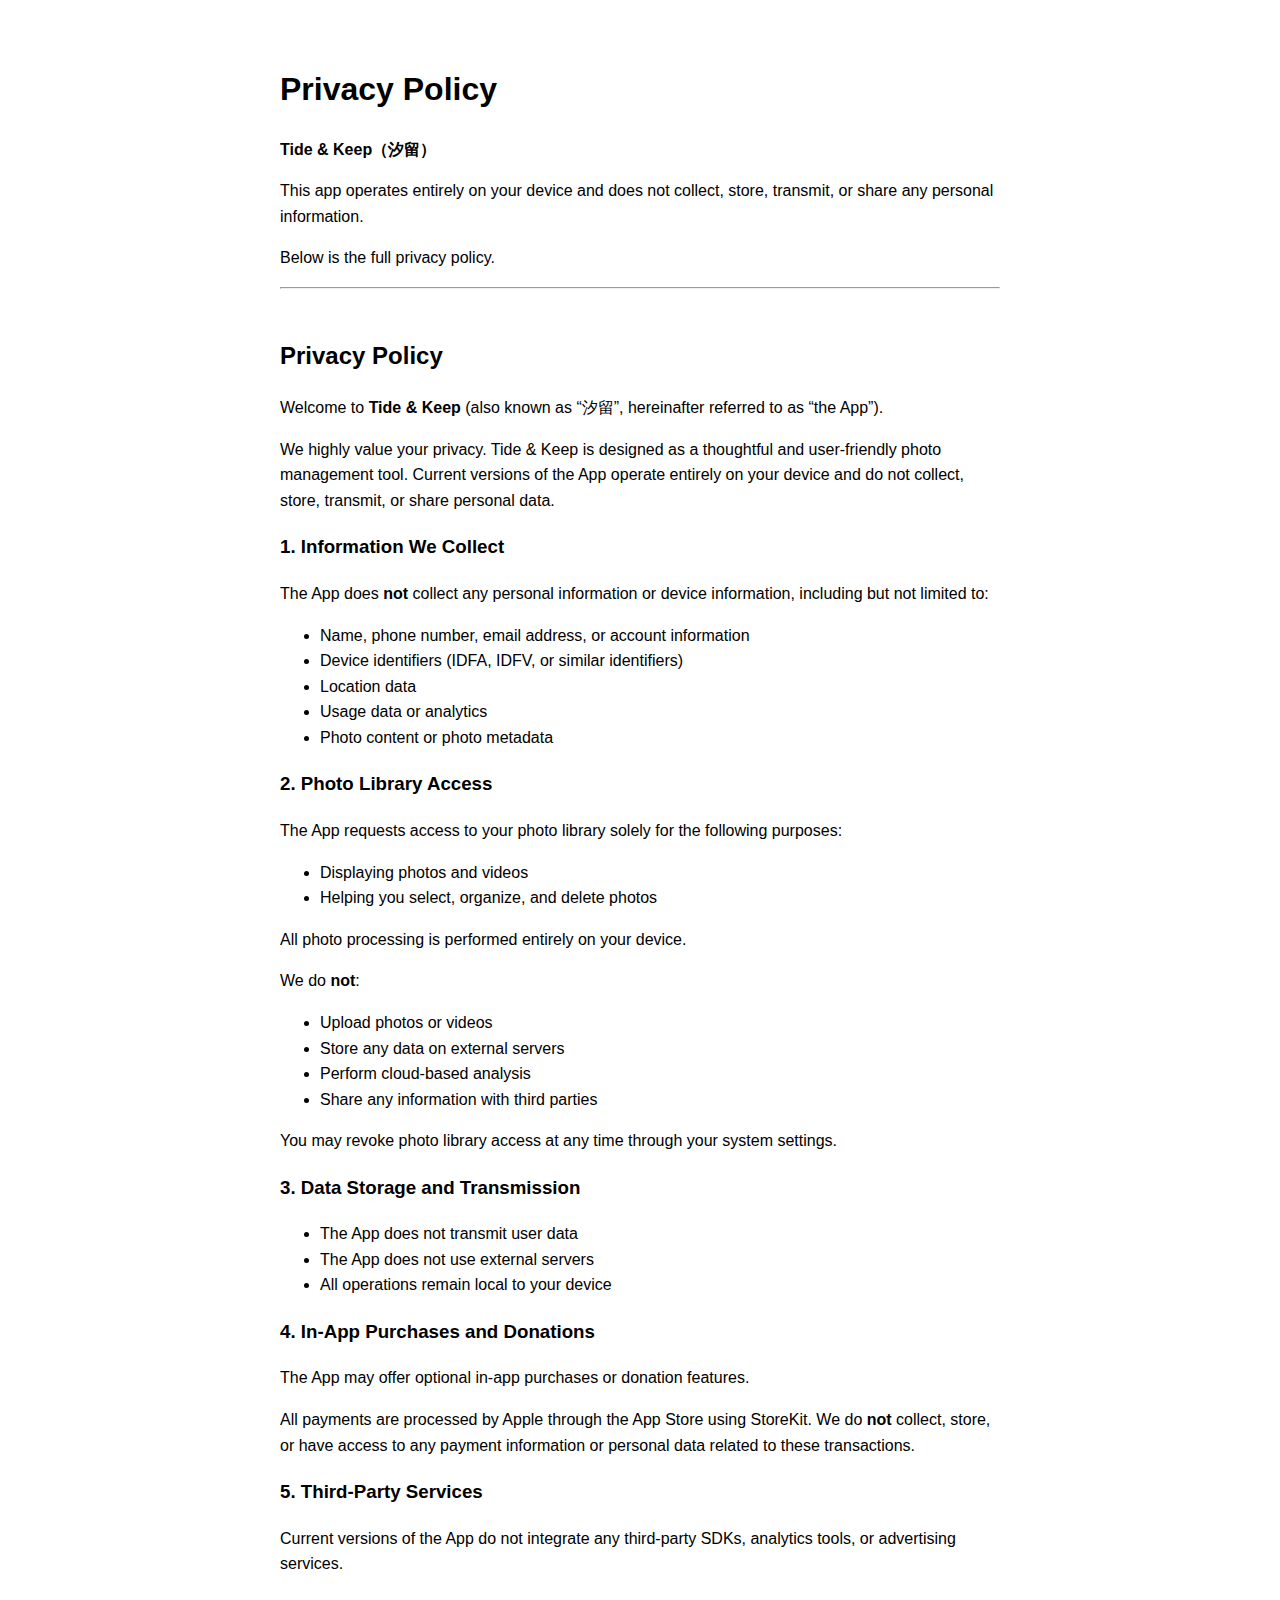
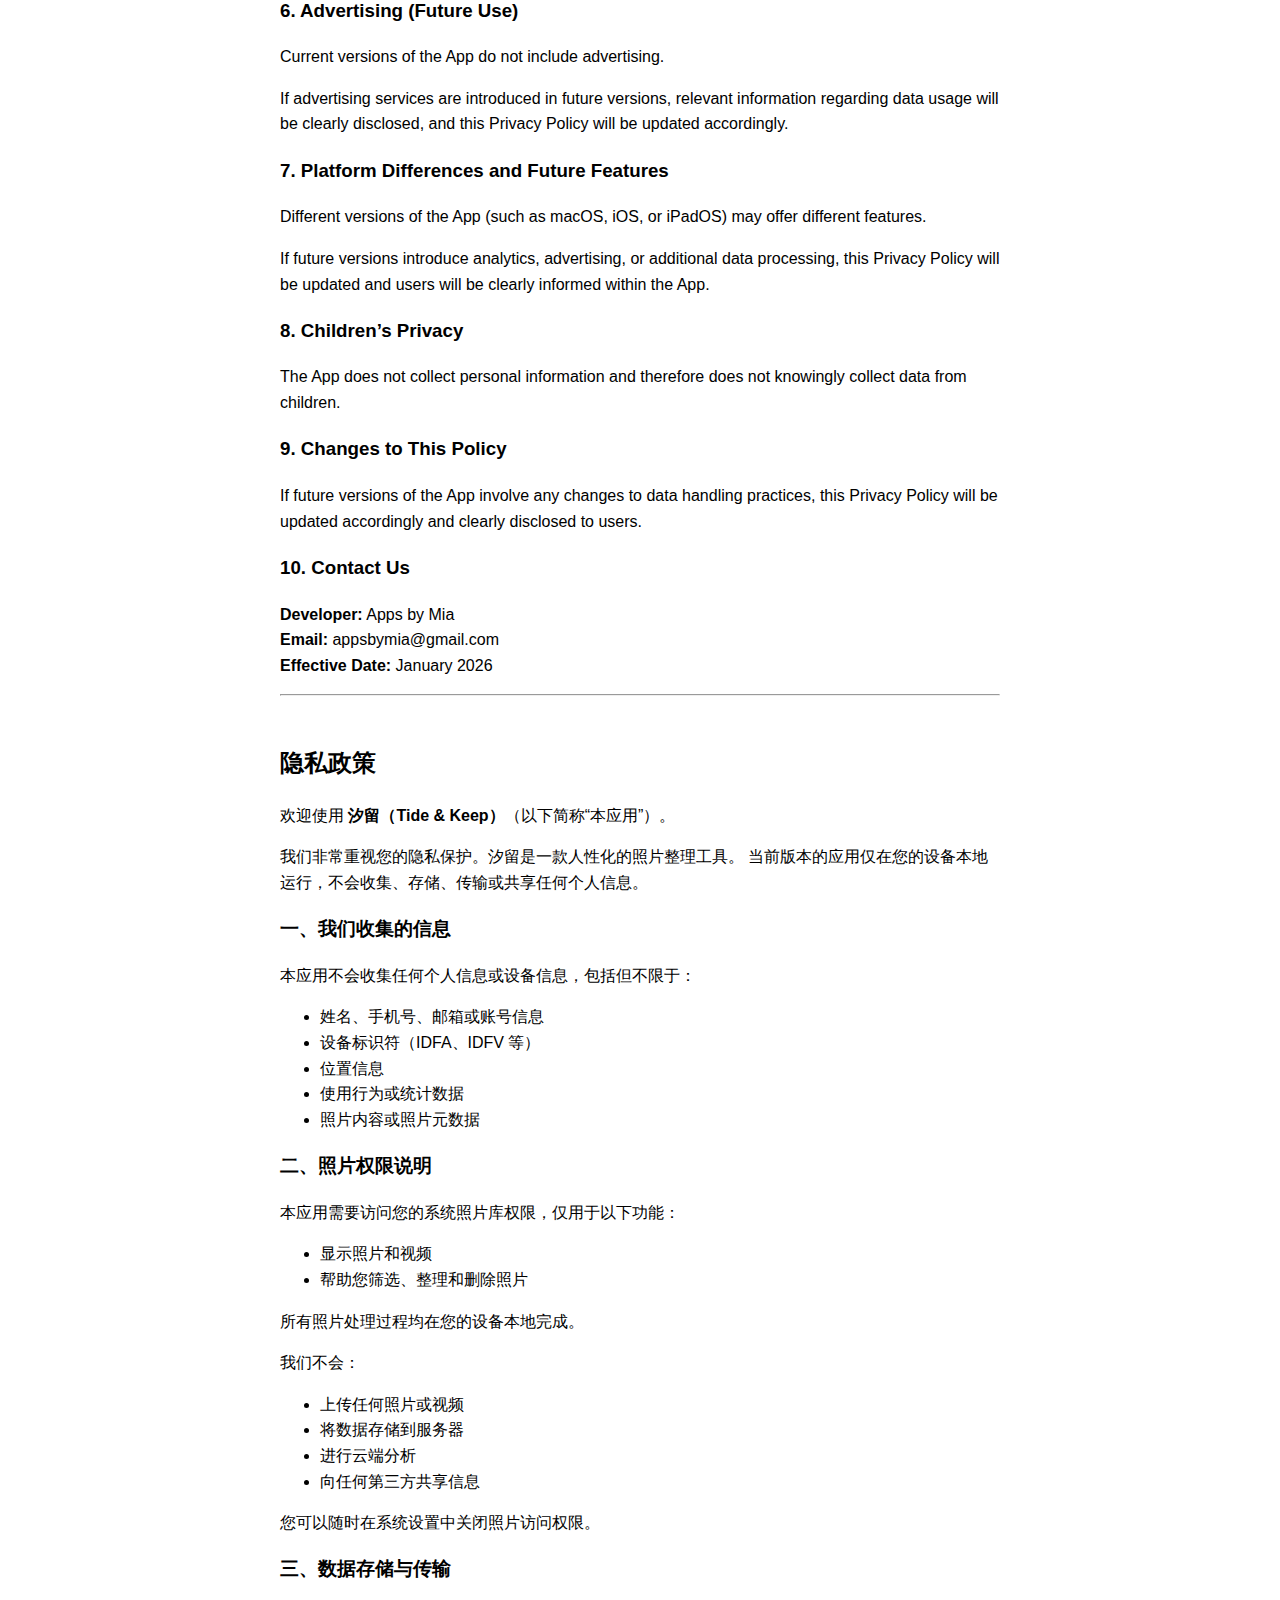
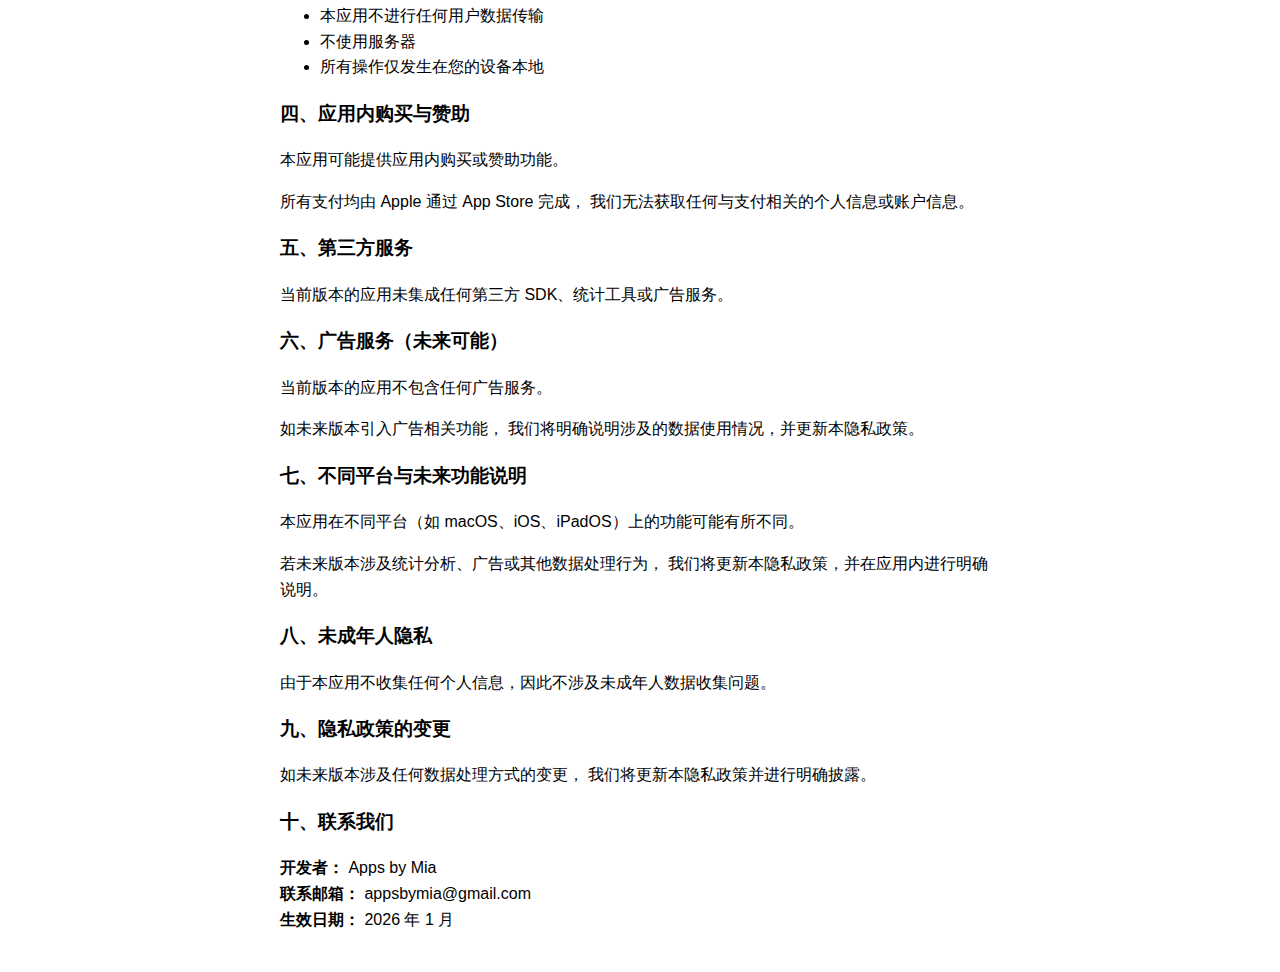
<file: index.html>
<!doctype html>
<html lang="en">
<head>
  <meta charset="utf-8" />
  <title>Privacy Policy – Tide & Keep</title>
  <meta name="viewport" content="width=device-width, initial-scale=1" />
  <style>
    body {
      max-width: 720px;
      margin: 40px auto;
      padding: 0 16px;
      font-family: -apple-system, BlinkMacSystemFont, "Segoe UI", sans-serif;
      line-height: 1.6;
    }
    h1, h2 {
      margin-top: 2em;
    }
  </style>
</head>
<body>

<h1>Privacy Policy</h1>

<p><strong>Tide & Keep（汐留）</strong></p>

<p>
This app operates entirely on your device and does not collect,
store, transmit, or share any personal information.
</p>

<p>
Below is the full privacy policy.
</p>

<hr />

<h2>Privacy Policy</h2>

<p>Welcome to <strong>Tide & Keep</strong> (also known as “汐留”, hereinafter referred to as “the App”).</p>

<p>
We highly value your privacy. Tide & Keep is designed as a thoughtful and user-friendly photo management tool.
Current versions of the App operate entirely on your device and do not collect, store, transmit, or share personal data.
</p>

<h3>1. Information We Collect</h3>

<p>The App does <strong>not</strong> collect any personal information or device information, including but not limited to:</p>

<ul>
  <li>Name, phone number, email address, or account information</li>
  <li>Device identifiers (IDFA, IDFV, or similar identifiers)</li>
  <li>Location data</li>
  <li>Usage data or analytics</li>
  <li>Photo content or photo metadata</li>
</ul>

<h3>2. Photo Library Access</h3>

<p>
The App requests access to your photo library solely for the following purposes:
</p>

<ul>
  <li>Displaying photos and videos</li>
  <li>Helping you select, organize, and delete photos</li>
</ul>

<p>
All photo processing is performed entirely on your device.
</p>

<p>We do <strong>not</strong>:</p>

<ul>
  <li>Upload photos or videos</li>
  <li>Store any data on external servers</li>
  <li>Perform cloud-based analysis</li>
  <li>Share any information with third parties</li>
</ul>

<p>
You may revoke photo library access at any time through your system settings.
</p>

<h3>3. Data Storage and Transmission</h3>

<ul>
  <li>The App does not transmit user data</li>
  <li>The App does not use external servers</li>
  <li>All operations remain local to your device</li>
</ul>

<h3>4. In-App Purchases and Donations</h3>

<p>
The App may offer optional in-app purchases or donation features.
</p>

<p>
All payments are processed by Apple through the App Store using StoreKit.
We do <strong>not</strong> collect, store, or have access to any payment information or personal data related to these transactions.
</p>

<h3>5. Third-Party Services</h3>

<p>
Current versions of the App do not integrate any third-party SDKs, analytics tools, or advertising services.
</p>

<h3>6. Advertising (Future Use)</h3>

<p>
Current versions of the App do not include advertising.
</p>

<p>
If advertising services are introduced in future versions, relevant information regarding data usage will be clearly disclosed,
and this Privacy Policy will be updated accordingly.
</p>

<h3>7. Platform Differences and Future Features</h3>

<p>
Different versions of the App (such as macOS, iOS, or iPadOS) may offer different features.
</p>

<p>
If future versions introduce analytics, advertising, or additional data processing,
this Privacy Policy will be updated and users will be clearly informed within the App.
</p>

<h3>8. Children’s Privacy</h3>

<p>
The App does not collect personal information and therefore does not knowingly collect data from children.
</p>

<h3>9. Changes to This Policy</h3>

<p>
If future versions of the App involve any changes to data handling practices,
this Privacy Policy will be updated accordingly and clearly disclosed to users.
</p>

<h3>10. Contact Us</h3>

<p>
<strong>Developer:</strong> Apps by Mia<br />
<strong>Email:</strong> appsbymia@gmail.com<br />
<strong>Effective Date:</strong> January 2026
</p>

<hr />

<h2>隐私政策</h2>

<p>欢迎使用 <strong>汐留（Tide & Keep）</strong>（以下简称“本应用”）。</p>

<p>
我们非常重视您的隐私保护。汐留是一款人性化的照片整理工具。
当前版本的应用仅在您的设备本地运行，不会收集、存储、传输或共享任何个人信息。
</p>

<h3>一、我们收集的信息</h3>

<p>本应用不会收集任何个人信息或设备信息，包括但不限于：</p>

<ul>
  <li>姓名、手机号、邮箱或账号信息</li>
  <li>设备标识符（IDFA、IDFV 等）</li>
  <li>位置信息</li>
  <li>使用行为或统计数据</li>
  <li>照片内容或照片元数据</li>
</ul>

<h3>二、照片权限说明</h3>

<p>本应用需要访问您的系统照片库权限，仅用于以下功能：</p>

<ul>
  <li>显示照片和视频</li>
  <li>帮助您筛选、整理和删除照片</li>
</ul>

<p>所有照片处理过程均在您的设备本地完成。</p>

<p>我们不会：</p>

<ul>
  <li>上传任何照片或视频</li>
  <li>将数据存储到服务器</li>
  <li>进行云端分析</li>
  <li>向任何第三方共享信息</li>
</ul>

<p>您可以随时在系统设置中关闭照片访问权限。</p>

<h3>三、数据存储与传输</h3>

<ul>
  <li>本应用不进行任何用户数据传输</li>
  <li>不使用服务器</li>
  <li>所有操作仅发生在您的设备本地</li>
</ul>

<h3>四、应用内购买与赞助</h3>

<p>本应用可能提供应用内购买或赞助功能。</p>

<p>
所有支付均由 Apple 通过 App Store 完成，
我们无法获取任何与支付相关的个人信息或账户信息。
</p>

<h3>五、第三方服务</h3>

<p>当前版本的应用未集成任何第三方 SDK、统计工具或广告服务。</p>

<h3>六、广告服务（未来可能）</h3>

<p>当前版本的应用不包含任何广告服务。</p>

<p>
如未来版本引入广告相关功能，
我们将明确说明涉及的数据使用情况，并更新本隐私政策。
</p>

<h3>七、不同平台与未来功能说明</h3>

<p>
本应用在不同平台（如 macOS、iOS、iPadOS）上的功能可能有所不同。
</p>

<p>
若未来版本涉及统计分析、广告或其他数据处理行为，
我们将更新本隐私政策，并在应用内进行明确说明。
</p>

<h3>八、未成年人隐私</h3>

<p>
由于本应用不收集任何个人信息，因此不涉及未成年人数据收集问题。
</p>

<h3>九、隐私政策的变更</h3>

<p>
如未来版本涉及任何数据处理方式的变更，
我们将更新本隐私政策并进行明确披露。
</p>

<h3>十、联系我们</h3>

<p>
<strong>开发者：</strong> Apps by Mia<br />
<strong>联系邮箱：</strong> appsbymia@gmail.com<br />
<strong>生效日期：</strong> 2026 年 1 月
</p>

</body>
</html>
</file>
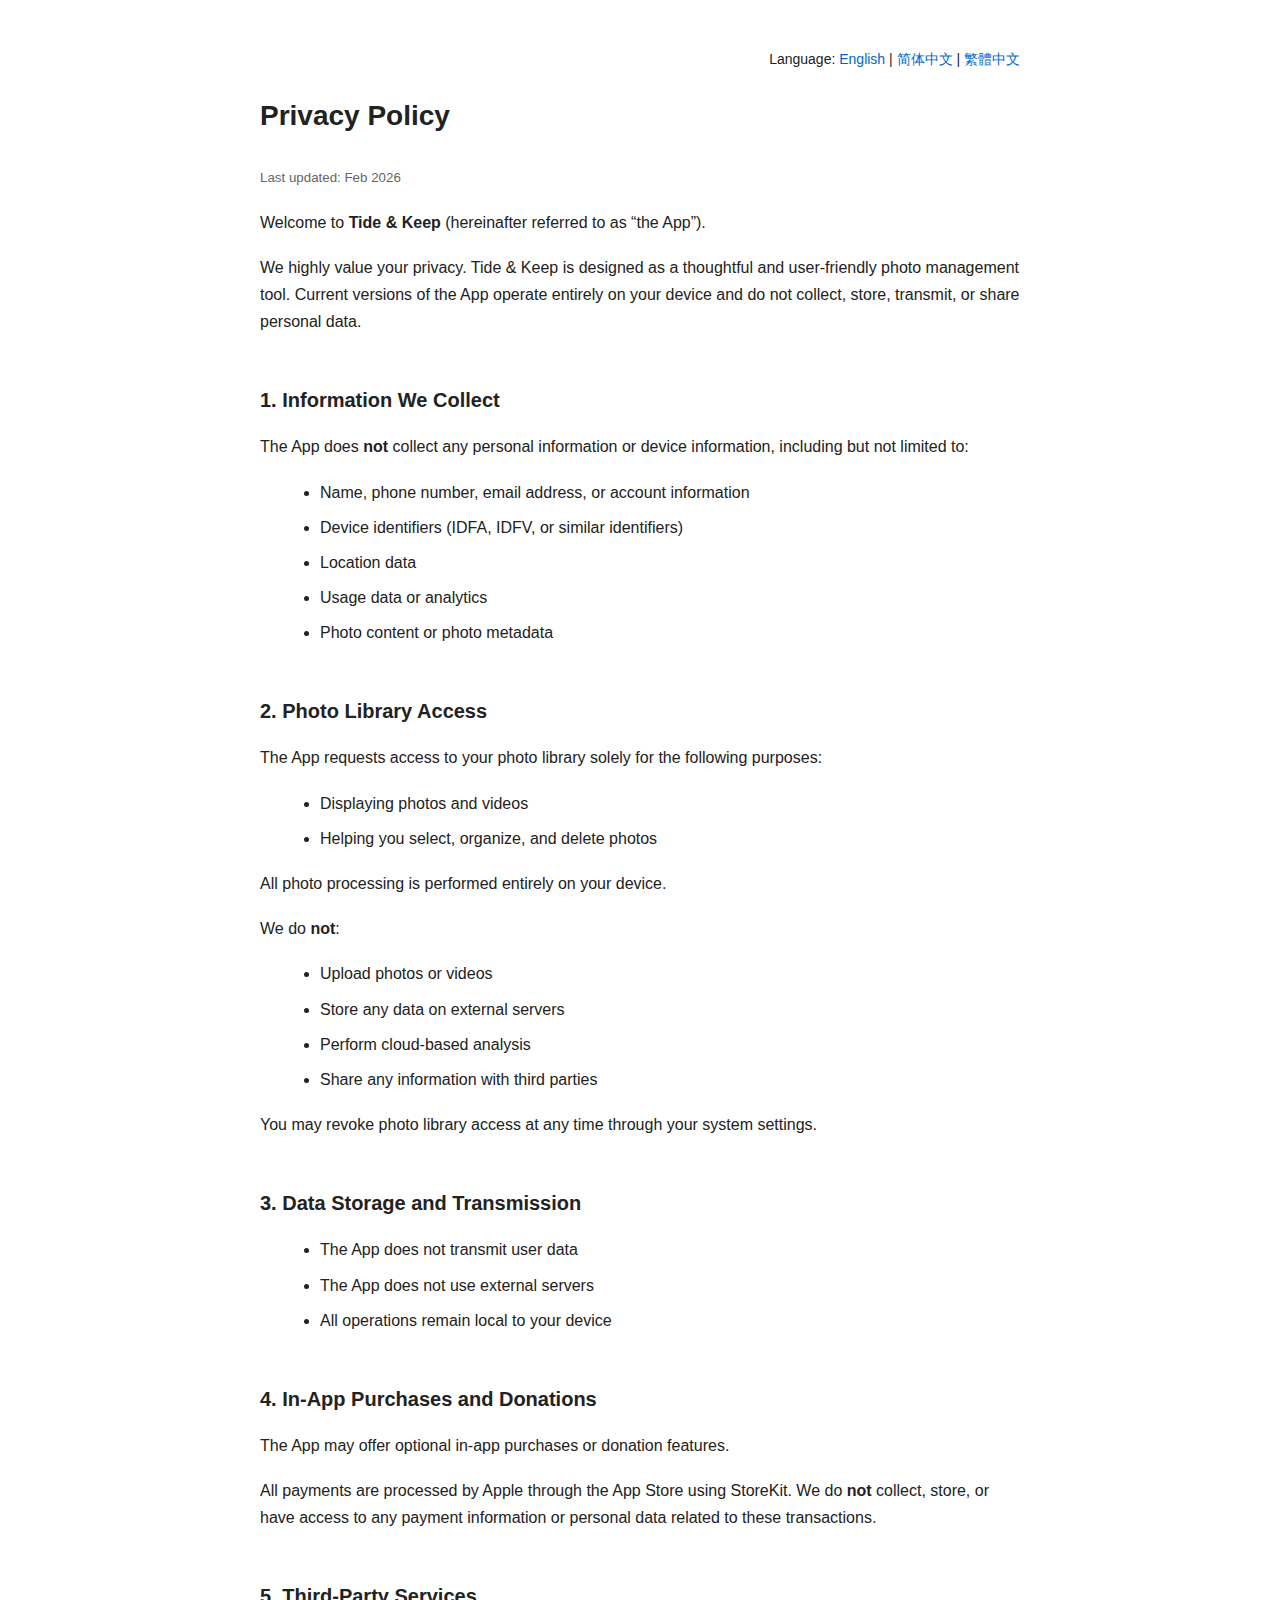
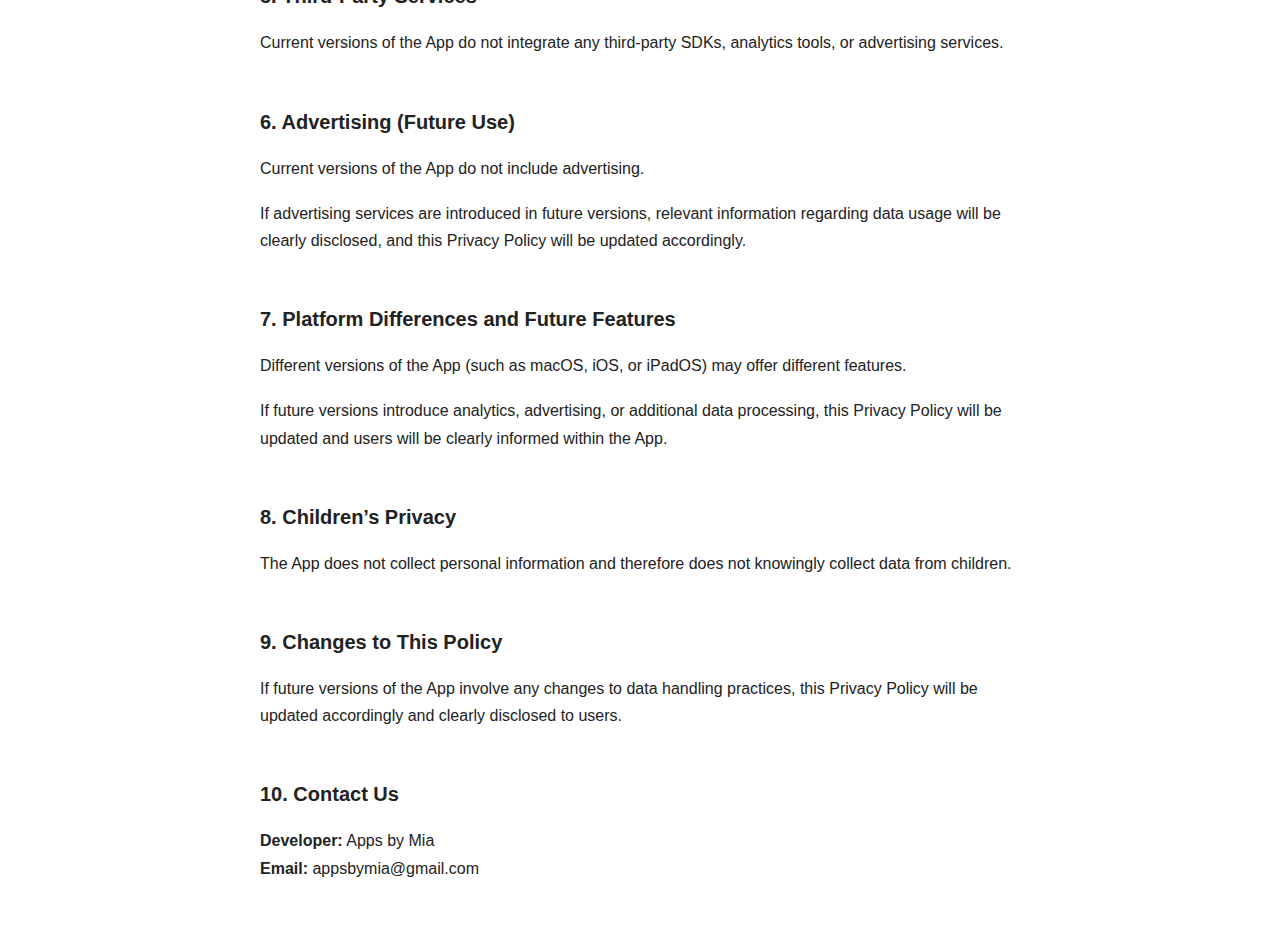
<file: tide-keep/privacy/index.html>
<!doctype html>
<html lang="en">

<head>
  <meta charset="utf-8" />
  <meta name="viewport" content="width=device-width, initial-scale=1" />
  <title>Privacy Policy – Tide & Keep</title>
  <link rel="stylesheet" href="../assets/shared.css">
</head>

<body>

  <div class="lang-switch">
    Language:
    <a href="index.html">English</a> |
    <a href="zh-hans.html">简体中文</a> |
    <a href="zh-hant.html">繁體中文</a>
  </div>

  <h1>Privacy Policy</h1>
  <p><small>Last updated: Feb 2026</small></p>

  <p>Welcome to <strong>Tide & Keep</strong> (hereinafter referred to as “the App”).</p>

  <p>
    We highly value your privacy. Tide & Keep is designed as a thoughtful and user-friendly photo management tool.
    Current versions of the App operate entirely on your device and do not collect, store, transmit, or share personal
    data.
  </p>

  <h2>1. Information We Collect</h2>

  <p>The App does <strong>not</strong> collect any personal information or device information, including but not limited
    to:</p>

  <ul>
    <li>Name, phone number, email address, or account information</li>
    <li>Device identifiers (IDFA, IDFV, or similar identifiers)</li>
    <li>Location data</li>
    <li>Usage data or analytics</li>
    <li>Photo content or photo metadata</li>
  </ul>

  <h2>2. Photo Library Access</h2>

  <p>
    The App requests access to your photo library solely for the following purposes:
  </p>

  <ul>
    <li>Displaying photos and videos</li>
    <li>Helping you select, organize, and delete photos</li>
  </ul>

  <p>
    All photo processing is performed entirely on your device.
  </p>

  <p>We do <strong>not</strong>:</p>

  <ul>
    <li>Upload photos or videos</li>
    <li>Store any data on external servers</li>
    <li>Perform cloud-based analysis</li>
    <li>Share any information with third parties</li>
  </ul>

  <p>
    You may revoke photo library access at any time through your system settings.
  </p>

  <h2>3. Data Storage and Transmission</h2>

  <ul>
    <li>The App does not transmit user data</li>
    <li>The App does not use external servers</li>
    <li>All operations remain local to your device</li>
  </ul>

  <h2>4. In-App Purchases and Donations</h2>

  <p>
    The App may offer optional in-app purchases or donation features.
  </p>

  <p>
    All payments are processed by Apple through the App Store using StoreKit.
    We do <strong>not</strong> collect, store, or have access to any payment information or personal data related to
    these transactions.
  </p>

  <h2>5. Third-Party Services</h2>

  <p>
    Current versions of the App do not integrate any third-party SDKs, analytics tools, or advertising services.
  </p>

  <h2>6. Advertising (Future Use)</h2>

  <p>
    Current versions of the App do not include advertising.
  </p>

  <p>
    If advertising services are introduced in future versions, relevant information regarding data usage will be clearly
    disclosed,
    and this Privacy Policy will be updated accordingly.
  </p>

  <h2>7. Platform Differences and Future Features</h2>

  <p>
    Different versions of the App (such as macOS, iOS, or iPadOS) may offer different features.
  </p>

  <p>
    If future versions introduce analytics, advertising, or additional data processing,
    this Privacy Policy will be updated and users will be clearly informed within the App.
  </p>

  <h2>8. Children’s Privacy</h2>

  <p>
    The App does not collect personal information and therefore does not knowingly collect data from children.
  </p>

  <h2>9. Changes to This Policy</h2>

  <p>
    If future versions of the App involve any changes to data handling practices,
    this Privacy Policy will be updated accordingly and clearly disclosed to users.
  </p>

  <h2>10. Contact Us</h2>

  <p>
    <strong>Developer:</strong> Apps by Mia<br />
    <strong>Email:</strong> appsbymia@gmail.com<br />
  </p>

</body>

</html>
</file>
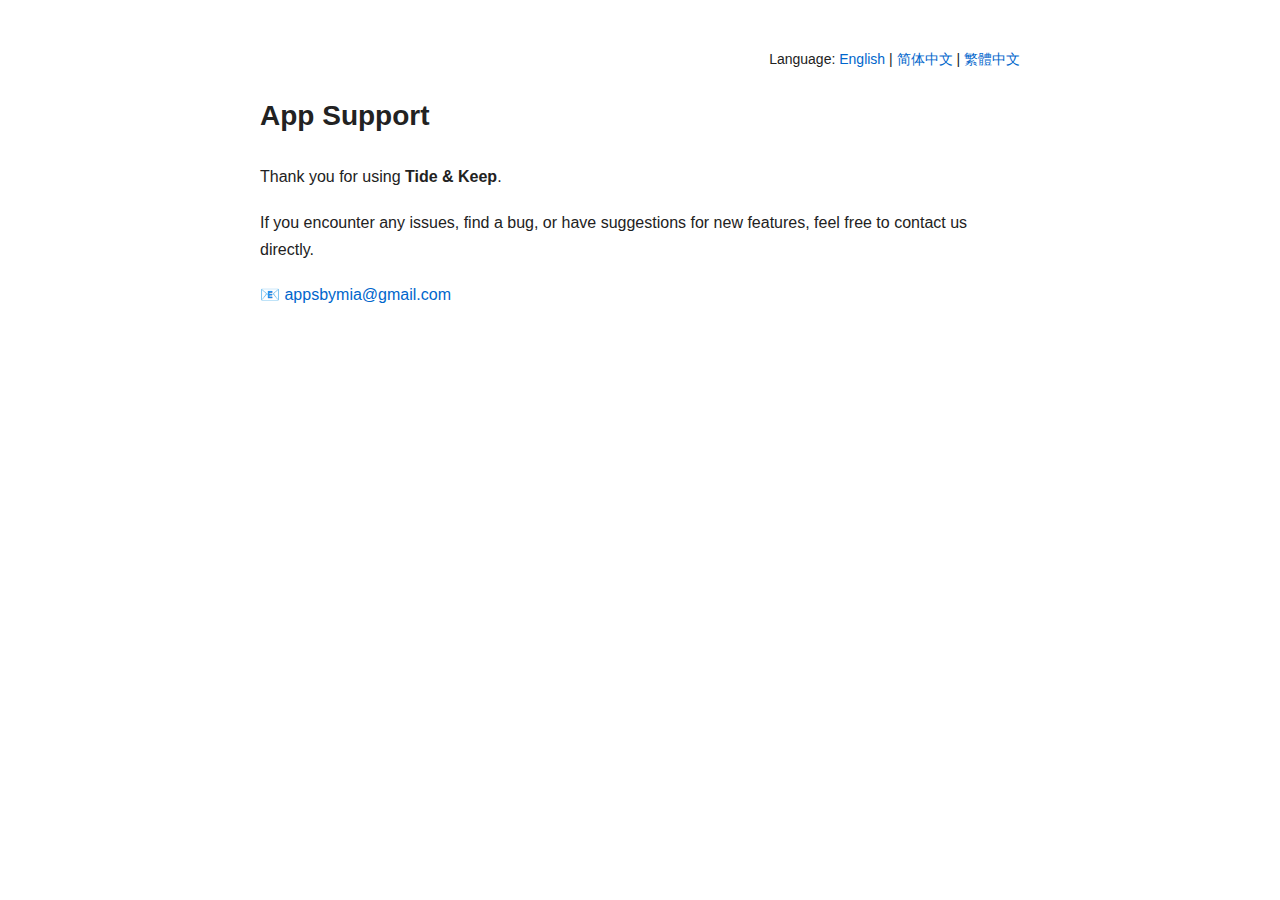
<file: tide-keep/support/index.html>
<!DOCTYPE html>
<html lang="en">

<head>
  <meta charset="UTF-8">
  <meta name="viewport" content="width=device-width, initial-scale=1.0">
  <title>App Support - Tide & Keep</title>
  <link rel="stylesheet" href="../assets/shared.css">
</head>

<body>

  <div class="lang-switch">
    Language:
    <a href="index.html">English</a> |
    <a href="zh-hans.html">简体中文</a> |
    <a href="zh-hant.html">繁體中文</a>
  </div>

  <h1>App Support</h1>
  <p>Thank you for using <strong>Tide & Keep</strong>.</p>
  <p>If you encounter any issues, find a bug, or have suggestions for new features, feel free to contact us directly.
  </p>

  <p>
    📧 <a class="email-link" href="mailto:appsbymia@gmail.com">appsbymia@gmail.com</a>
  </p>

</body>

</html>
</file>
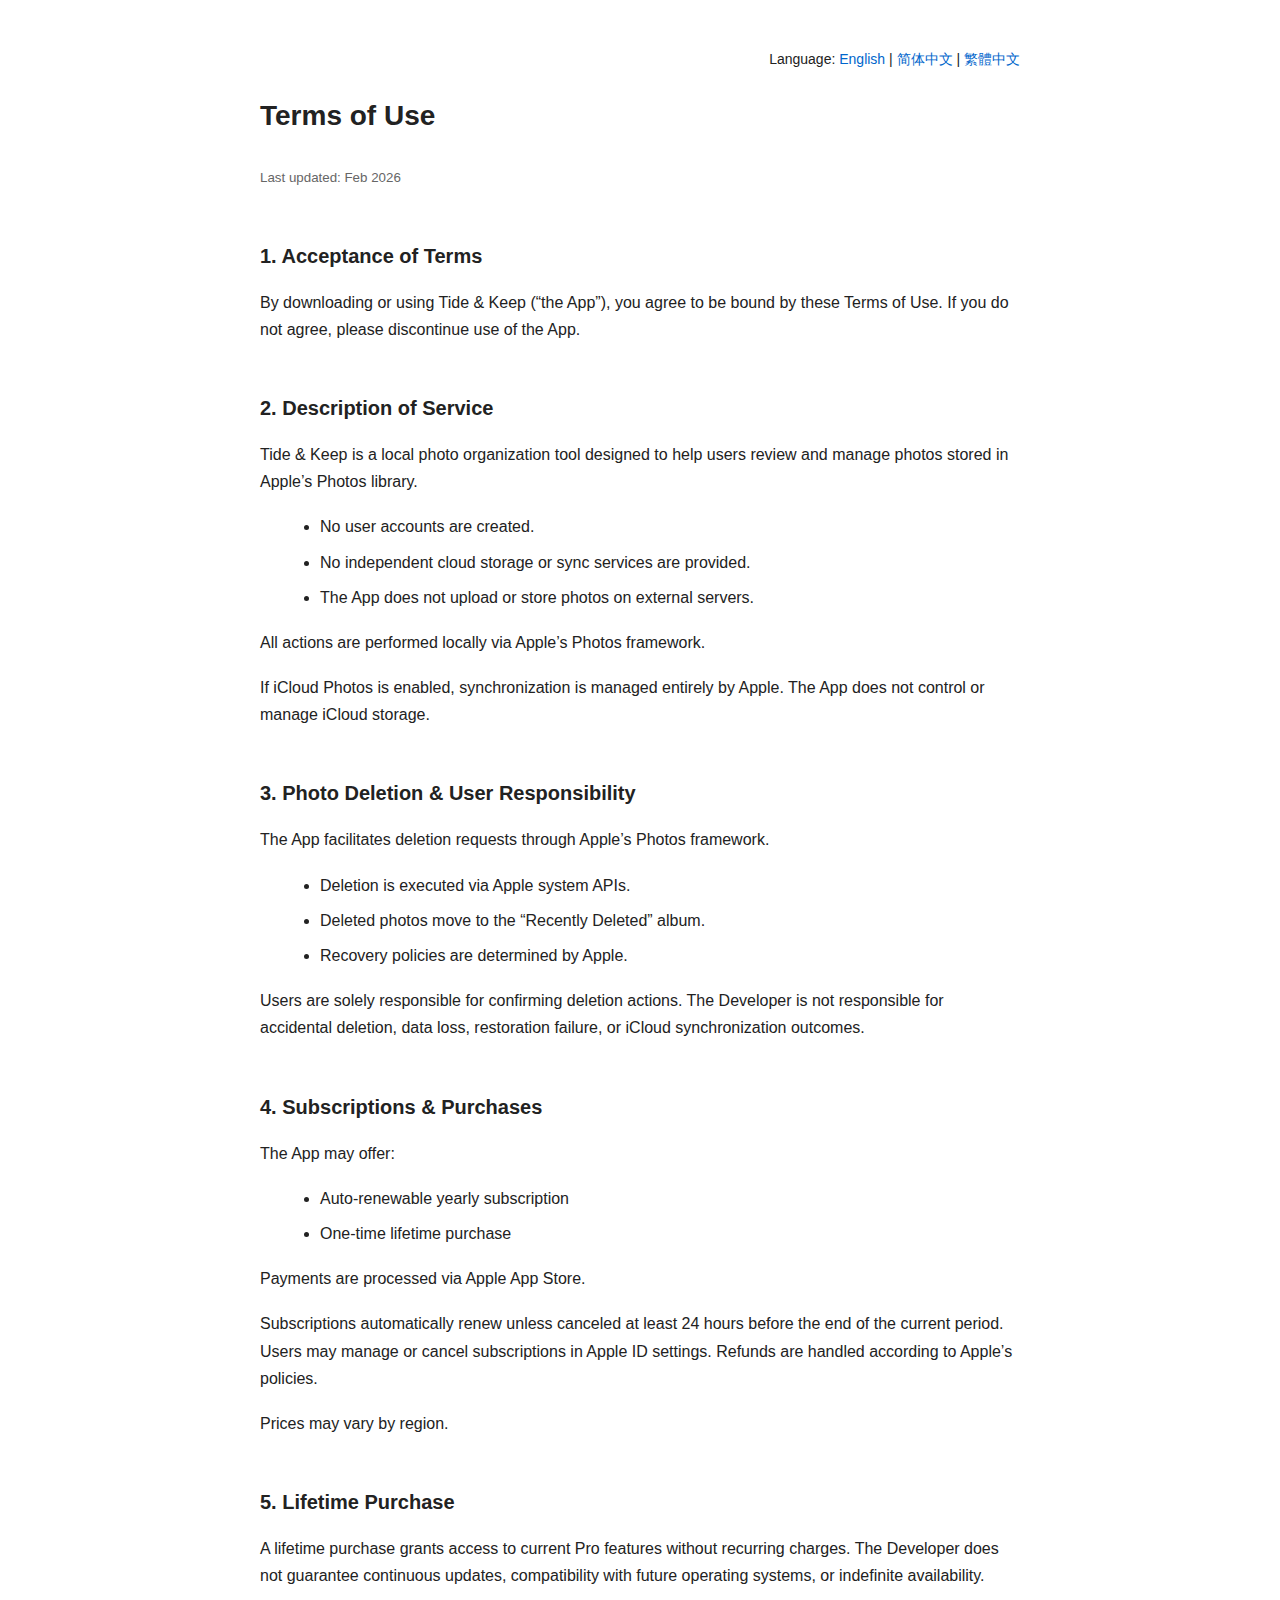
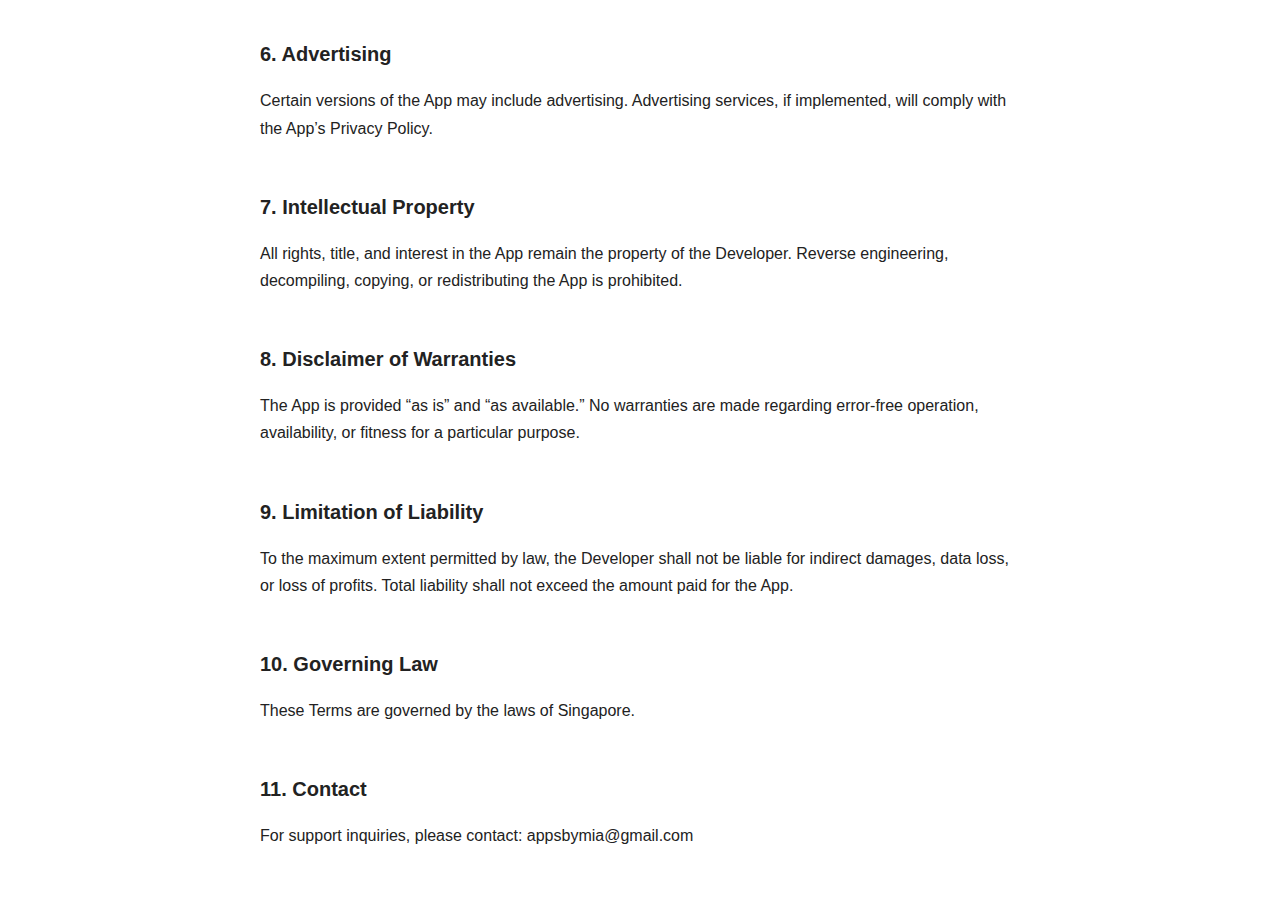
<file: tide-keep/terms/index.html>
<!DOCTYPE html>
<html lang="en">

<head>
  <meta charset="UTF-8">
  <meta name="viewport" content="width=device-width, initial-scale=1.0">
  <title>Terms of Use - Tide & Keep</title>
  <link rel="stylesheet" href="../assets/shared.css">
</head>

<body>

  <div class="lang-switch">
    Language:
    <a href="index.html">English</a> |
    <a href="zh-hans.html">简体中文</a> |
    <a href="zh-hant.html">繁體中文</a>
  </div>

  <h1>Terms of Use</h1>
  <p><small>Last updated: Feb 2026</small></p>

  <h2>1. Acceptance of Terms</h2>
  <p>By downloading or using Tide & Keep (“the App”), you agree to be bound by these Terms of Use. If you do not agree,
    please discontinue use of the App.</p>

  <h2>2. Description of Service</h2>
  <p>Tide & Keep is a local photo organization tool designed to help users review and manage photos stored in Apple’s
    Photos library.</p>
  <ul>
    <li>No user accounts are created.</li>
    <li>No independent cloud storage or sync services are provided.</li>
    <li>The App does not upload or store photos on external servers.</li>
  </ul>
  <p>All actions are performed locally via Apple’s Photos framework.</p>
  <p>If iCloud Photos is enabled, synchronization is managed entirely by Apple. The App does not control or manage
    iCloud storage.</p>

  <h2>3. Photo Deletion & User Responsibility</h2>
  <p>The App facilitates deletion requests through Apple’s Photos framework.</p>
  <ul>
    <li>Deletion is executed via Apple system APIs.</li>
    <li>Deleted photos move to the “Recently Deleted” album.</li>
    <li>Recovery policies are determined by Apple.</li>
  </ul>
  <p>Users are solely responsible for confirming deletion actions. The Developer is not responsible for accidental
    deletion, data loss, restoration failure, or iCloud synchronization outcomes.</p>

  <h2>4. Subscriptions & Purchases</h2>
  <p>The App may offer:</p>
  <ul>
    <li>Auto-renewable yearly subscription</li>
    <li>One-time lifetime purchase</li>
  </ul>
  <p>Payments are processed via Apple App Store.</p>
  <p>Subscriptions automatically renew unless canceled at least 24 hours before the end of the current period. Users may
    manage or cancel subscriptions in Apple ID settings. Refunds are handled according to Apple’s policies.</p>
  <p>Prices may vary by region.</p>

  <h2>5. Lifetime Purchase</h2>
  <p>A lifetime purchase grants access to current Pro features without recurring charges. The Developer does not
    guarantee continuous updates, compatibility with future operating systems, or indefinite availability.</p>

  <h2>6. Advertising</h2>
  <p>Certain versions of the App may include advertising. Advertising services, if implemented, will comply with the
    App’s Privacy Policy.</p>

  <h2>7. Intellectual Property</h2>
  <p>All rights, title, and interest in the App remain the property of the Developer. Reverse engineering, decompiling,
    copying, or redistributing the App is prohibited.</p>

  <h2>8. Disclaimer of Warranties</h2>
  <p>The App is provided “as is” and “as available.” No warranties are made regarding error-free operation,
    availability, or fitness for a particular purpose.</p>

  <h2>9. Limitation of Liability</h2>
  <p>To the maximum extent permitted by law, the Developer shall not be liable for indirect damages, data loss, or loss
    of profits. Total liability shall not exceed the amount paid for the App.</p>

  <h2>10. Governing Law</h2>
  <p>These Terms are governed by the laws of Singapore.</p>

  <h2>11. Contact</h2>
  <p>For support inquiries, please contact: appsbymia@gmail.com</p>

</body>

</html>
</file>
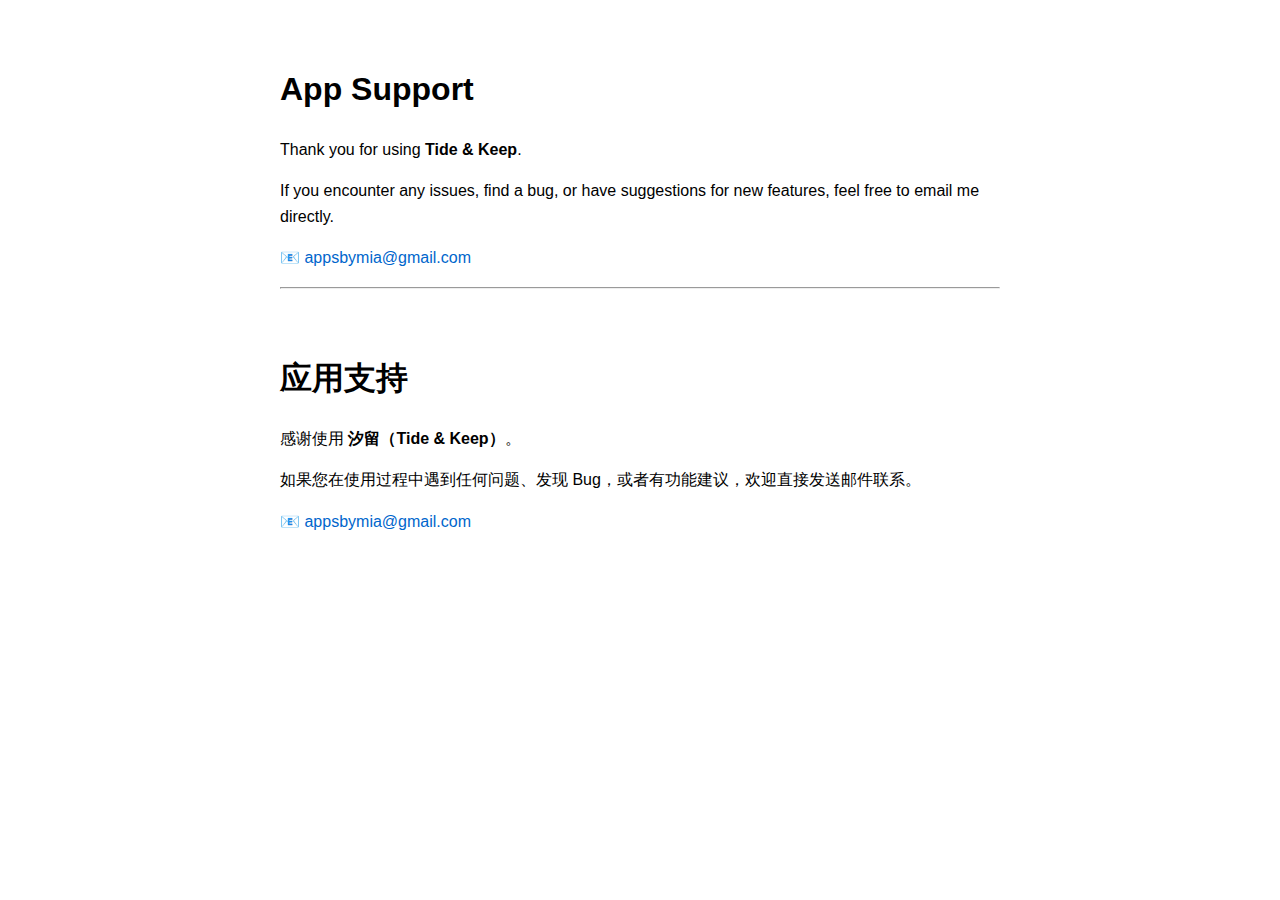
<file: support.html>
<!DOCTYPE html>
<html lang="en">
<head>
    <meta charset="UTF-8">
    <meta name="viewport" content="width=device-width, initial-scale=1.0">
    <title>App Support - Tide & Keep</title>
    <style>
        body {
        max-width: 720px;
        margin: 40px auto;
        padding: 0 16px;
        font-family: -apple-system, BlinkMacSystemFont, "Segoe UI", sans-serif;
        line-height: 1.6;
        }
        h1, h2 {
        margin-top: 2em;
        }
        .email-link {
            color: #0066cc;
            text-decoration: none;
            font-weight: 500;
        }
        .email-link:hover { text-decoration: underline; }
    </style>
</head>
<body>

    <h1>App Support</h1>
    <p>Thank you for using <strong>Tide & Keep</strong>.</p>
    <p>If you encounter any issues, find a bug, or have suggestions for new features, feel free to email me directly.</p>
    
    <p>
        📧 <a class="email-link" href="mailto:appsbymia@gmail.com">appsbymia@gmail.com</a>
    </p>

    <hr />

    <h1>应用支持</h1>
    <p>感谢使用 <strong>汐留（Tide & Keep）</strong>。</p>
    <p>如果您在使用过程中遇到任何问题、发现 Bug，或者有功能建议，欢迎直接发送邮件联系。</p>
    
    <p>
        📧 <a class="email-link" href="mailto:appsbymia@gmail.com">appsbymia@gmail.com</a>
    </p>

</body>
</html>
</file>
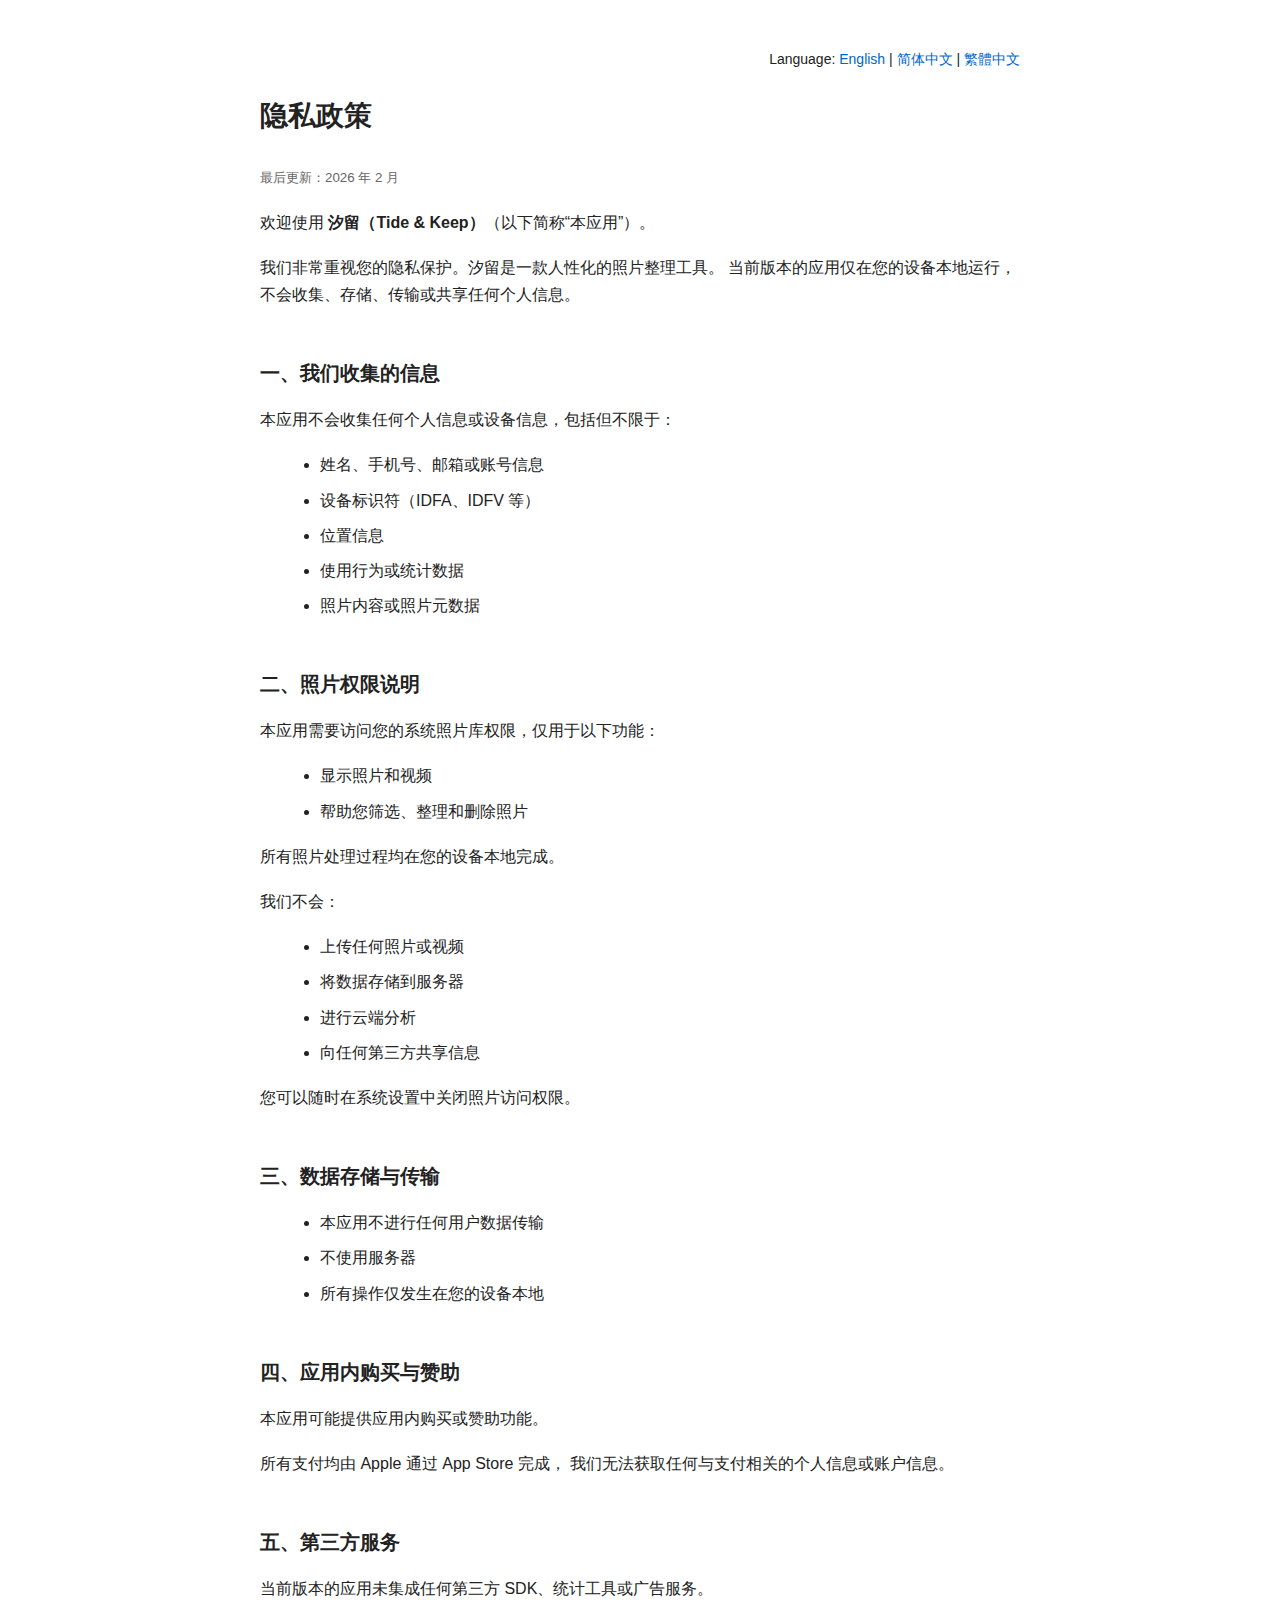
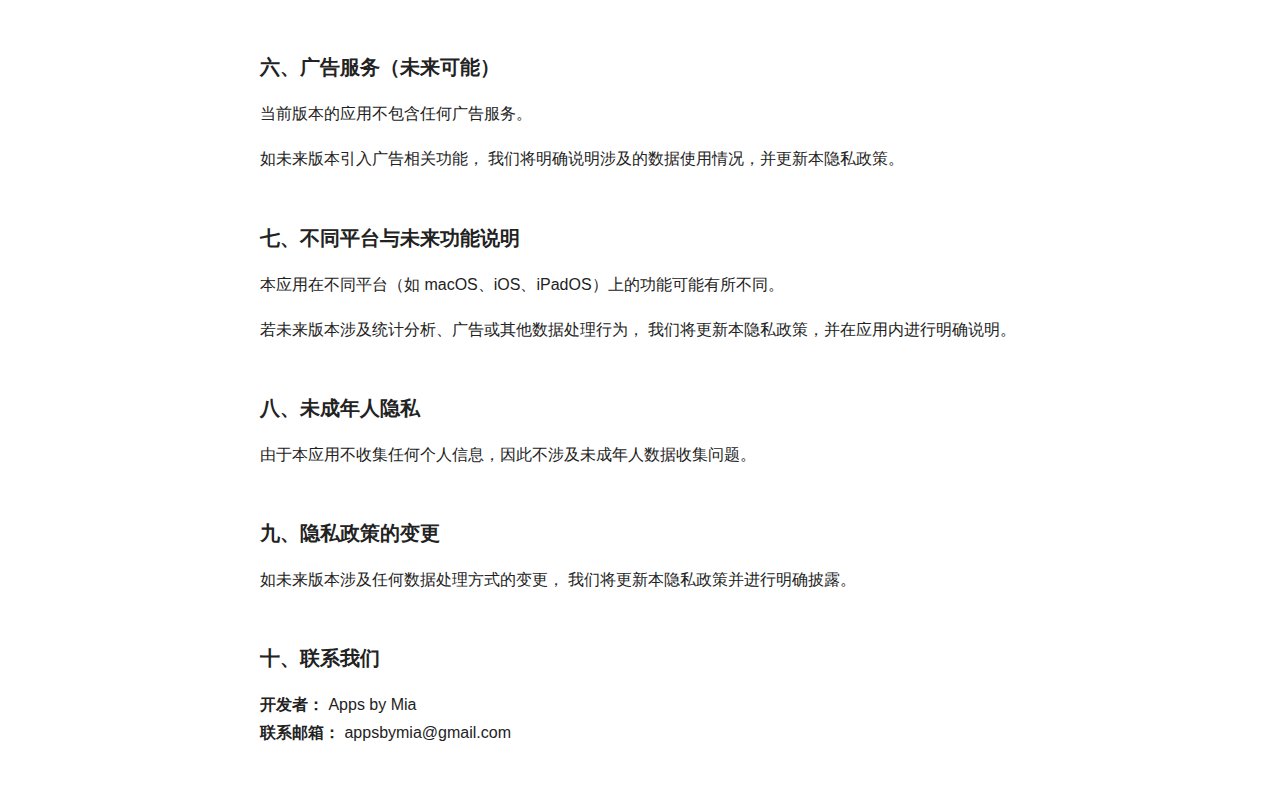
<file: tide-keep/privacy/zh-hans.html>
<!doctype html>
<html lang="zh-Hans">

<head>
  <meta charset="utf-8" />
  <meta name="viewport" content="width=device-width, initial-scale=1" />
  <title>Privacy Policy – Tide & Keep</title>
  <link rel="stylesheet" href="../assets/shared.css">
</head>

<body>

  <div class="lang-switch">
    Language:
    <a href="index.html">English</a> |
    <a href="zh-hans.html">简体中文</a> |
    <a href="zh-hant.html">繁體中文</a>
  </div>

  <h1>隐私政策</h1>
  <p><small>最后更新：2026 年 2 月</small></p>

  <p>欢迎使用 <strong>汐留（Tide & Keep）</strong>（以下简称“本应用”）。</p>

  <p>
    我们非常重视您的隐私保护。汐留是一款人性化的照片整理工具。
    当前版本的应用仅在您的设备本地运行，不会收集、存储、传输或共享任何个人信息。
  </p>

  <h2>一、我们收集的信息</h2>

  <p>本应用不会收集任何个人信息或设备信息，包括但不限于：</p>

  <ul>
    <li>姓名、手机号、邮箱或账号信息</li>
    <li>设备标识符（IDFA、IDFV 等）</li>
    <li>位置信息</li>
    <li>使用行为或统计数据</li>
    <li>照片内容或照片元数据</li>
  </ul>

  <h2>二、照片权限说明</h2>

  <p>本应用需要访问您的系统照片库权限，仅用于以下功能：</p>

  <ul>
    <li>显示照片和视频</li>
    <li>帮助您筛选、整理和删除照片</li>
  </ul>

  <p>所有照片处理过程均在您的设备本地完成。</p>

  <p>我们不会：</p>

  <ul>
    <li>上传任何照片或视频</li>
    <li>将数据存储到服务器</li>
    <li>进行云端分析</li>
    <li>向任何第三方共享信息</li>
  </ul>

  <p>您可以随时在系统设置中关闭照片访问权限。</p>

  <h2>三、数据存储与传输</h2>

  <ul>
    <li>本应用不进行任何用户数据传输</li>
    <li>不使用服务器</li>
    <li>所有操作仅发生在您的设备本地</li>
  </ul>

  <h2>四、应用内购买与赞助</h2>

  <p>本应用可能提供应用内购买或赞助功能。</p>

  <p>
    所有支付均由 Apple 通过 App Store 完成，
    我们无法获取任何与支付相关的个人信息或账户信息。
  </p>

  <h2>五、第三方服务</h2>

  <p>当前版本的应用未集成任何第三方 SDK、统计工具或广告服务。</p>

  <h2>六、广告服务（未来可能）</h2>

  <p>当前版本的应用不包含任何广告服务。</p>

  <p>
    如未来版本引入广告相关功能，
    我们将明确说明涉及的数据使用情况，并更新本隐私政策。
  </p>

  <h2>七、不同平台与未来功能说明</h2>

  <p>
    本应用在不同平台（如 macOS、iOS、iPadOS）上的功能可能有所不同。
  </p>

  <p>
    若未来版本涉及统计分析、广告或其他数据处理行为，
    我们将更新本隐私政策，并在应用内进行明确说明。
  </p>

  <h2>八、未成年人隐私</h2>

  <p>
    由于本应用不收集任何个人信息，因此不涉及未成年人数据收集问题。
  </p>

  <h2>九、隐私政策的变更</h2>

  <p>
    如未来版本涉及任何数据处理方式的变更，
    我们将更新本隐私政策并进行明确披露。
  </p>

  <h2>十、联系我们</h2>

  <p>
    <strong>开发者：</strong> Apps by Mia<br />
    <strong>联系邮箱：</strong> appsbymia@gmail.com<br />
  </p>

</body>

</html>
</file>
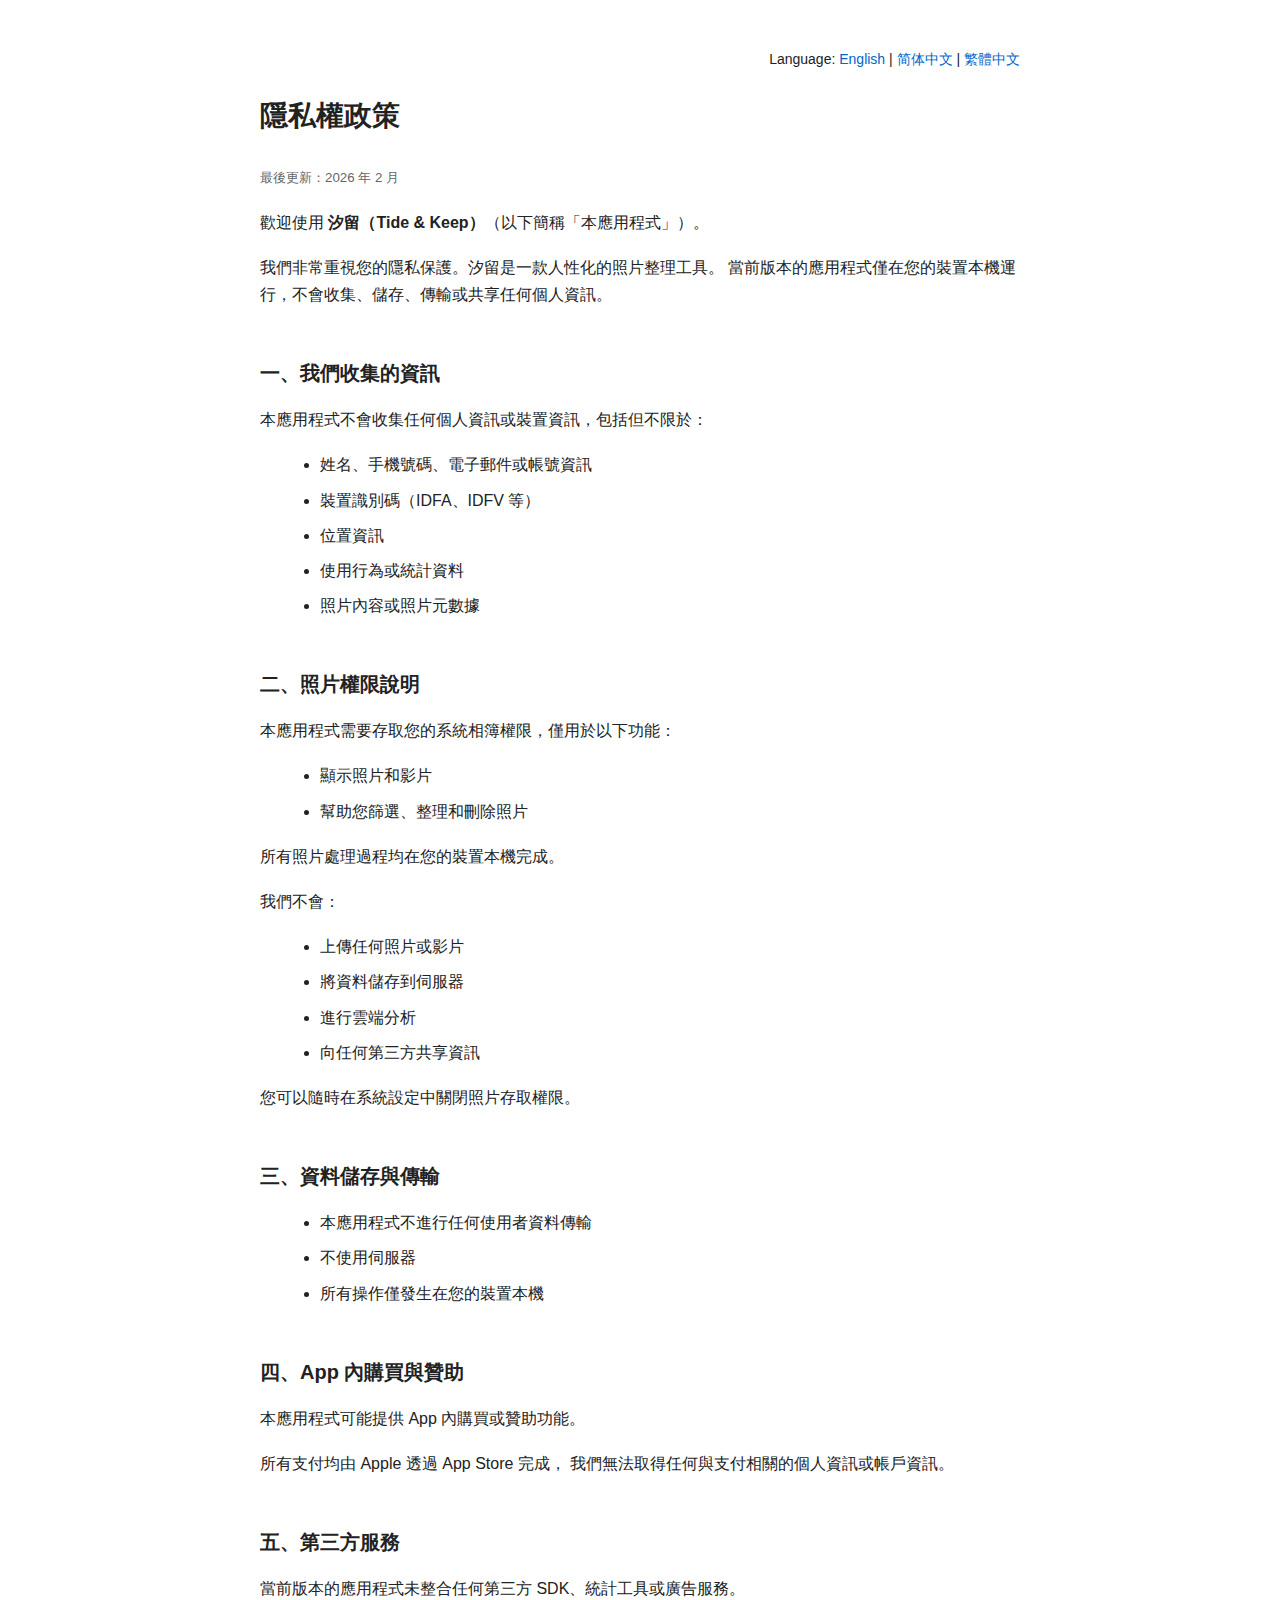
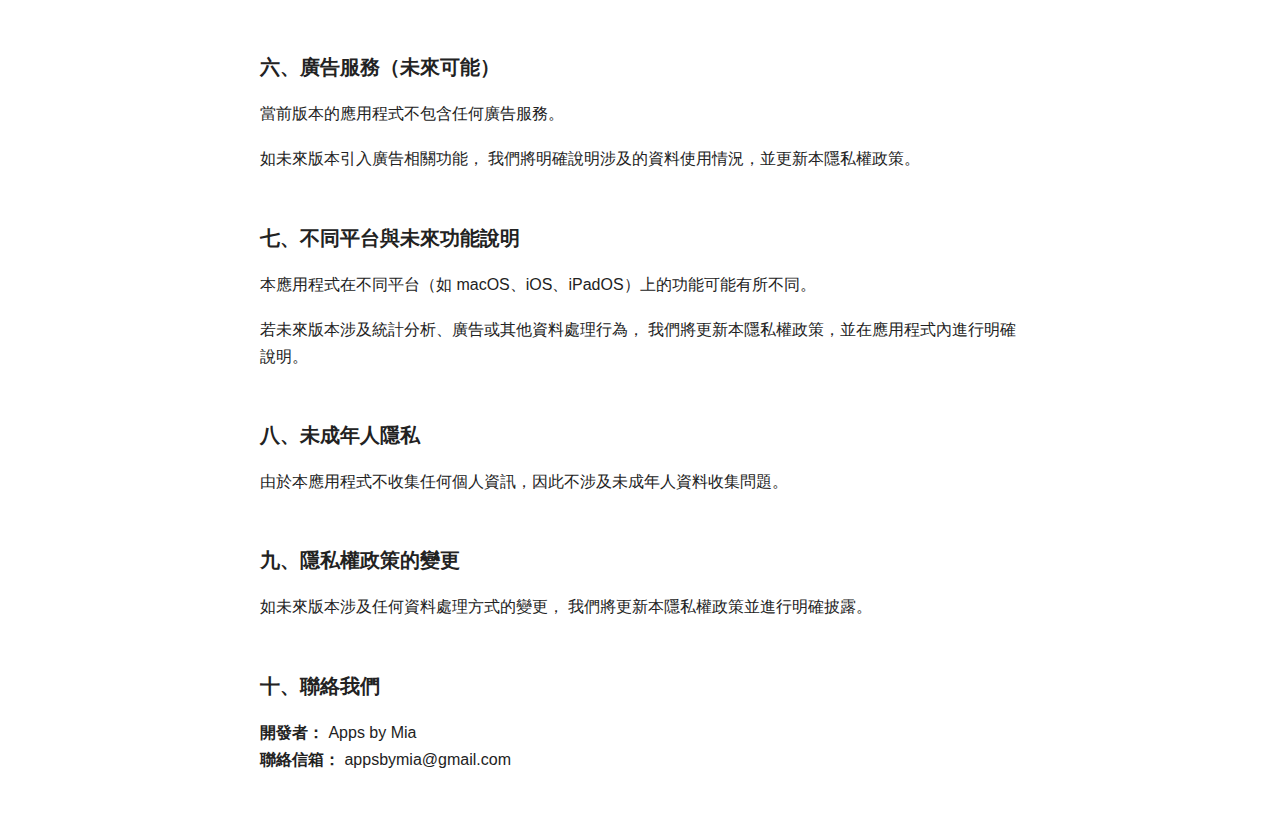
<file: tide-keep/privacy/zh-hant.html>
<!doctype html>
<html lang="zh-Hant">

<head>
  <meta charset="utf-8" />
  <meta name="viewport" content="width=device-width, initial-scale=1" />
  <title>Privacy Policy – Tide & Keep</title>
  <link rel="stylesheet" href="../assets/shared.css">
</head>

<body>

  <div class="lang-switch">
    Language:
    <a href="index.html">English</a> |
    <a href="zh-hans.html">简体中文</a> |
    <a href="zh-hant.html">繁體中文</a>
  </div>

  <h1>隱私權政策</h1>
  <p><small>最後更新：2026 年 2 月</small></p>

  <p>歡迎使用 <strong>汐留（Tide & Keep）</strong>（以下簡稱「本應用程式」）。</p>

  <p>
    我們非常重視您的隱私保護。汐留是一款人性化的照片整理工具。
    當前版本的應用程式僅在您的裝置本機運行，不會收集、儲存、傳輸或共享任何個人資訊。
  </p>

  <h2>一、我們收集的資訊</h2>

  <p>本應用程式不會收集任何個人資訊或裝置資訊，包括但不限於：</p>

  <ul>
    <li>姓名、手機號碼、電子郵件或帳號資訊</li>
    <li>裝置識別碼（IDFA、IDFV 等）</li>
    <li>位置資訊</li>
    <li>使用行為或統計資料</li>
    <li>照片內容或照片元數據</li>
  </ul>

  <h2>二、照片權限說明</h2>

  <p>本應用程式需要存取您的系統相簿權限，僅用於以下功能：</p>

  <ul>
    <li>顯示照片和影片</li>
    <li>幫助您篩選、整理和刪除照片</li>
  </ul>

  <p>所有照片處理過程均在您的裝置本機完成。</p>

  <p>我們不會：</p>

  <ul>
    <li>上傳任何照片或影片</li>
    <li>將資料儲存到伺服器</li>
    <li>進行雲端分析</li>
    <li>向任何第三方共享資訊</li>
  </ul>

  <p>您可以隨時在系統設定中關閉照片存取權限。</p>

  <h2>三、資料儲存與傳輸</h2>

  <ul>
    <li>本應用程式不進行任何使用者資料傳輸</li>
    <li>不使用伺服器</li>
    <li>所有操作僅發生在您的裝置本機</li>
  </ul>

  <h2>四、App 內購買與贊助</h2>

  <p>本應用程式可能提供 App 內購買或贊助功能。</p>

  <p>
    所有支付均由 Apple 透過 App Store 完成，
    我們無法取得任何與支付相關的個人資訊或帳戶資訊。
  </p>

  <h2>五、第三方服務</h2>

  <p>當前版本的應用程式未整合任何第三方 SDK、統計工具或廣告服務。</p>

  <h2>六、廣告服務（未來可能）</h2>

  <p>當前版本的應用程式不包含任何廣告服務。</p>

  <p>
    如未來版本引入廣告相關功能，
    我們將明確說明涉及的資料使用情況，並更新本隱私權政策。
  </p>

  <h2>七、不同平台與未來功能說明</h2>

  <p>
    本應用程式在不同平台（如 macOS、iOS、iPadOS）上的功能可能有所不同。
  </p>

  <p>
    若未來版本涉及統計分析、廣告或其他資料處理行為，
    我們將更新本隱私權政策，並在應用程式內進行明確說明。
  </p>

  <h2>八、未成年人隱私</h2>

  <p>
    由於本應用程式不收集任何個人資訊，因此不涉及未成年人資料收集問題。
  </p>

  <h2>九、隱私權政策的變更</h2>

  <p>
    如未來版本涉及任何資料處理方式的變更，
    我們將更新本隱私權政策並進行明確披露。
  </p>

  <h2>十、聯絡我們</h2>

  <p>
    <strong>開發者：</strong> Apps by Mia<br />
    <strong>聯絡信箱：</strong> appsbymia@gmail.com<br />
  </p>

</body>

</html>
</file>
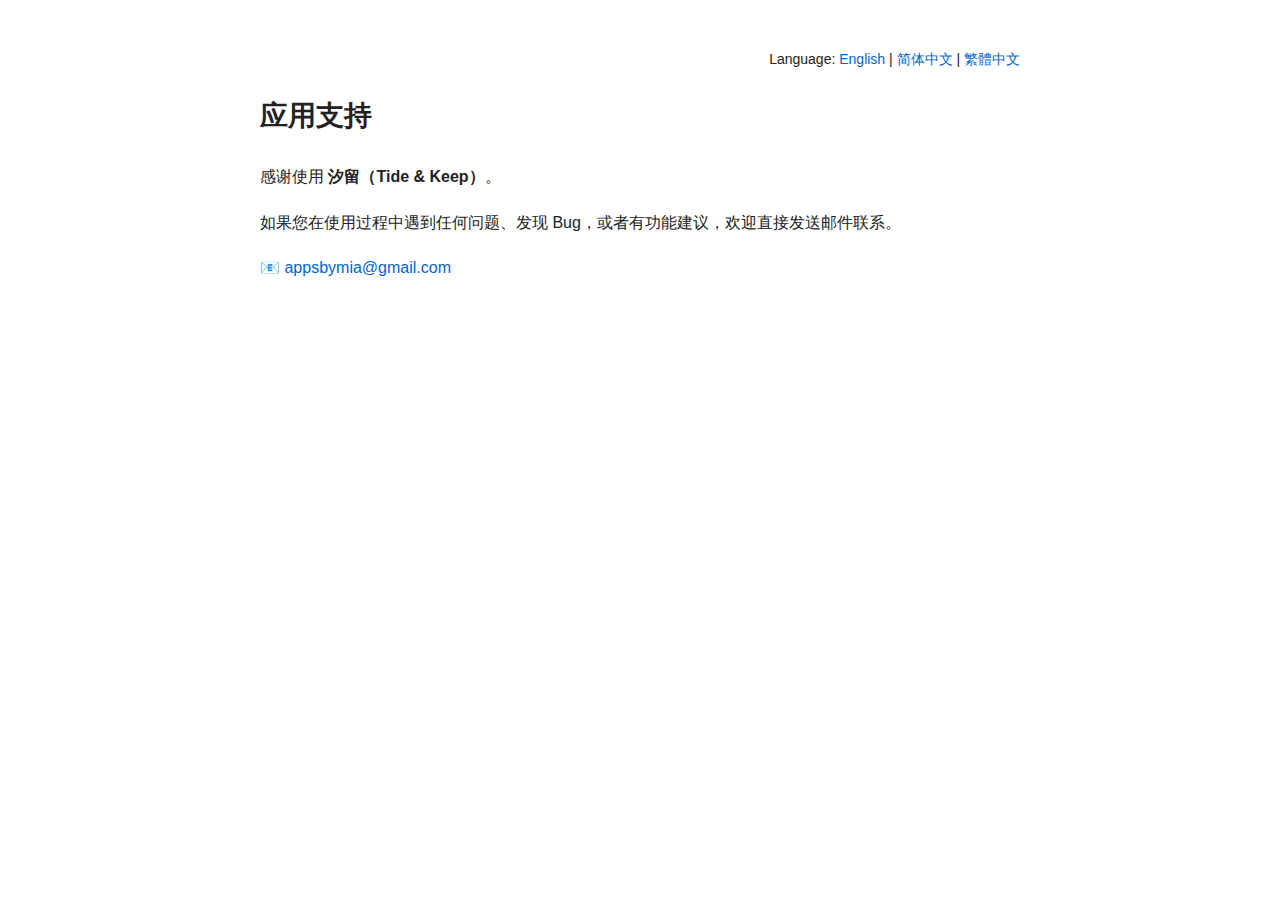
<file: tide-keep/support/zh-hans.html>
<!DOCTYPE html>
<html lang="zh-Hans">

<head>
  <meta charset="UTF-8">
  <meta name="viewport" content="width=device-width, initial-scale=1.0">
  <title>App Support - Tide & Keep</title>
  <link rel="stylesheet" href="../assets/shared.css">
</head>

<body>

  <div class="lang-switch">
    Language:
    <a href="index.html">English</a> |
    <a href="zh-hans.html">简体中文</a> |
    <a href="zh-hant.html">繁體中文</a>
  </div>

  <h1>应用支持</h1>
  <p>感谢使用 <strong>汐留（Tide & Keep）</strong>。</p>
  <p>如果您在使用过程中遇到任何问题、发现 Bug，或者有功能建议，欢迎直接发送邮件联系。</p>

  <p>
    📧 <a class="email-link" href="mailto:appsbymia@gmail.com">appsbymia@gmail.com</a>
  </p>

</body>

</html>
</file>
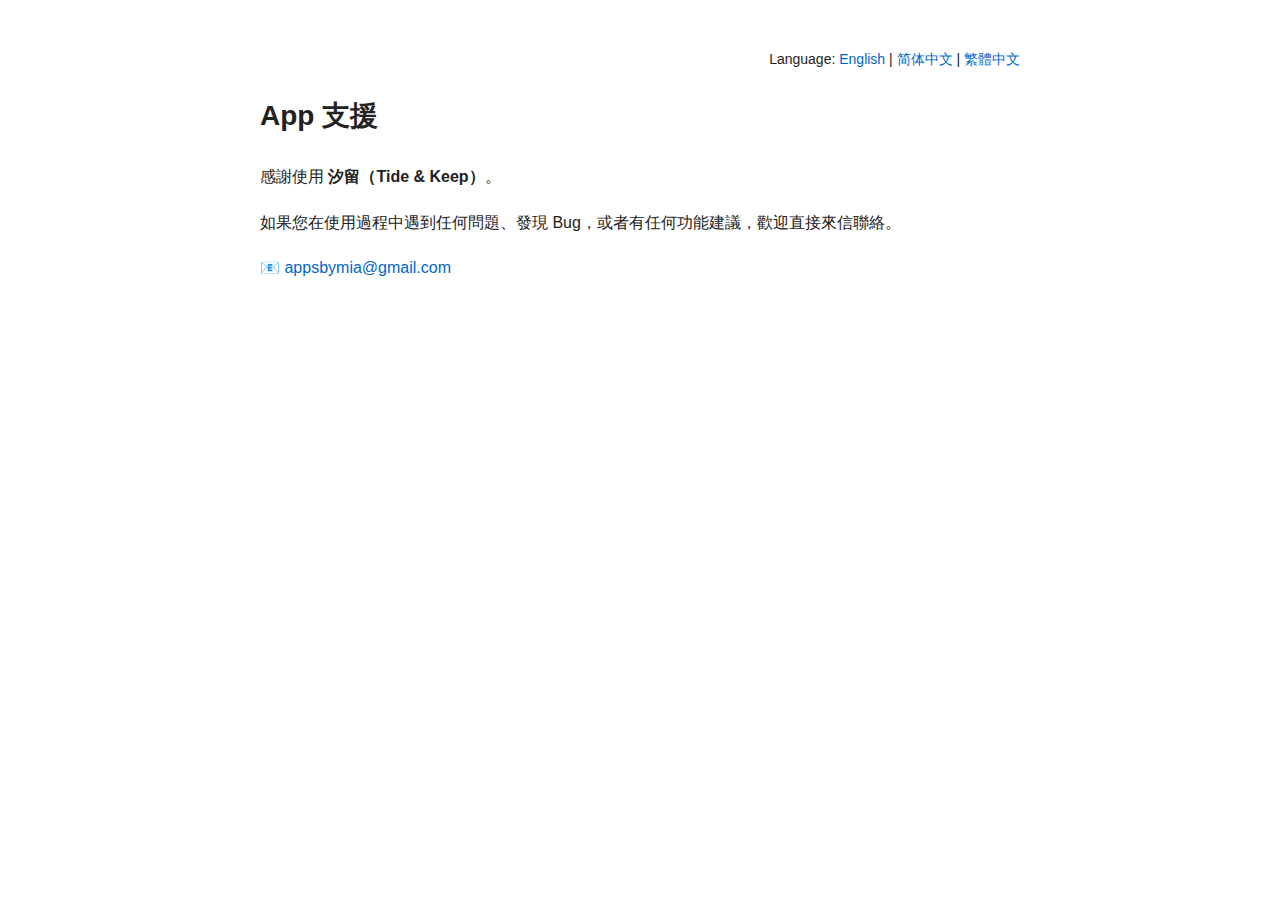
<file: tide-keep/support/zh-hant.html>
<!DOCTYPE html>
<html lang="zh-Hant">

<head>
  <meta charset="UTF-8">
  <meta name="viewport" content="width=device-width, initial-scale=1.0">
  <title>App Support - Tide & Keep</title>
  <link rel="stylesheet" href="../assets/shared.css">
</head>

<body>

  <div class="lang-switch">
    Language:
    <a href="index.html">English</a> |
    <a href="zh-hans.html">简体中文</a> |
    <a href="zh-hant.html">繁體中文</a>
  </div>

  <h1>App 支援</h1>
  <p>感謝使用 <strong>汐留（Tide & Keep）</strong>。</p>
  <p>如果您在使用過程中遇到任何問題、發現 Bug，或者有任何功能建議，歡迎直接來信聯絡。</p>

  <p>
    📧 <a class="email-link" href="mailto:appsbymia@gmail.com">appsbymia@gmail.com</a>
  </p>

</body>

</html>
</file>
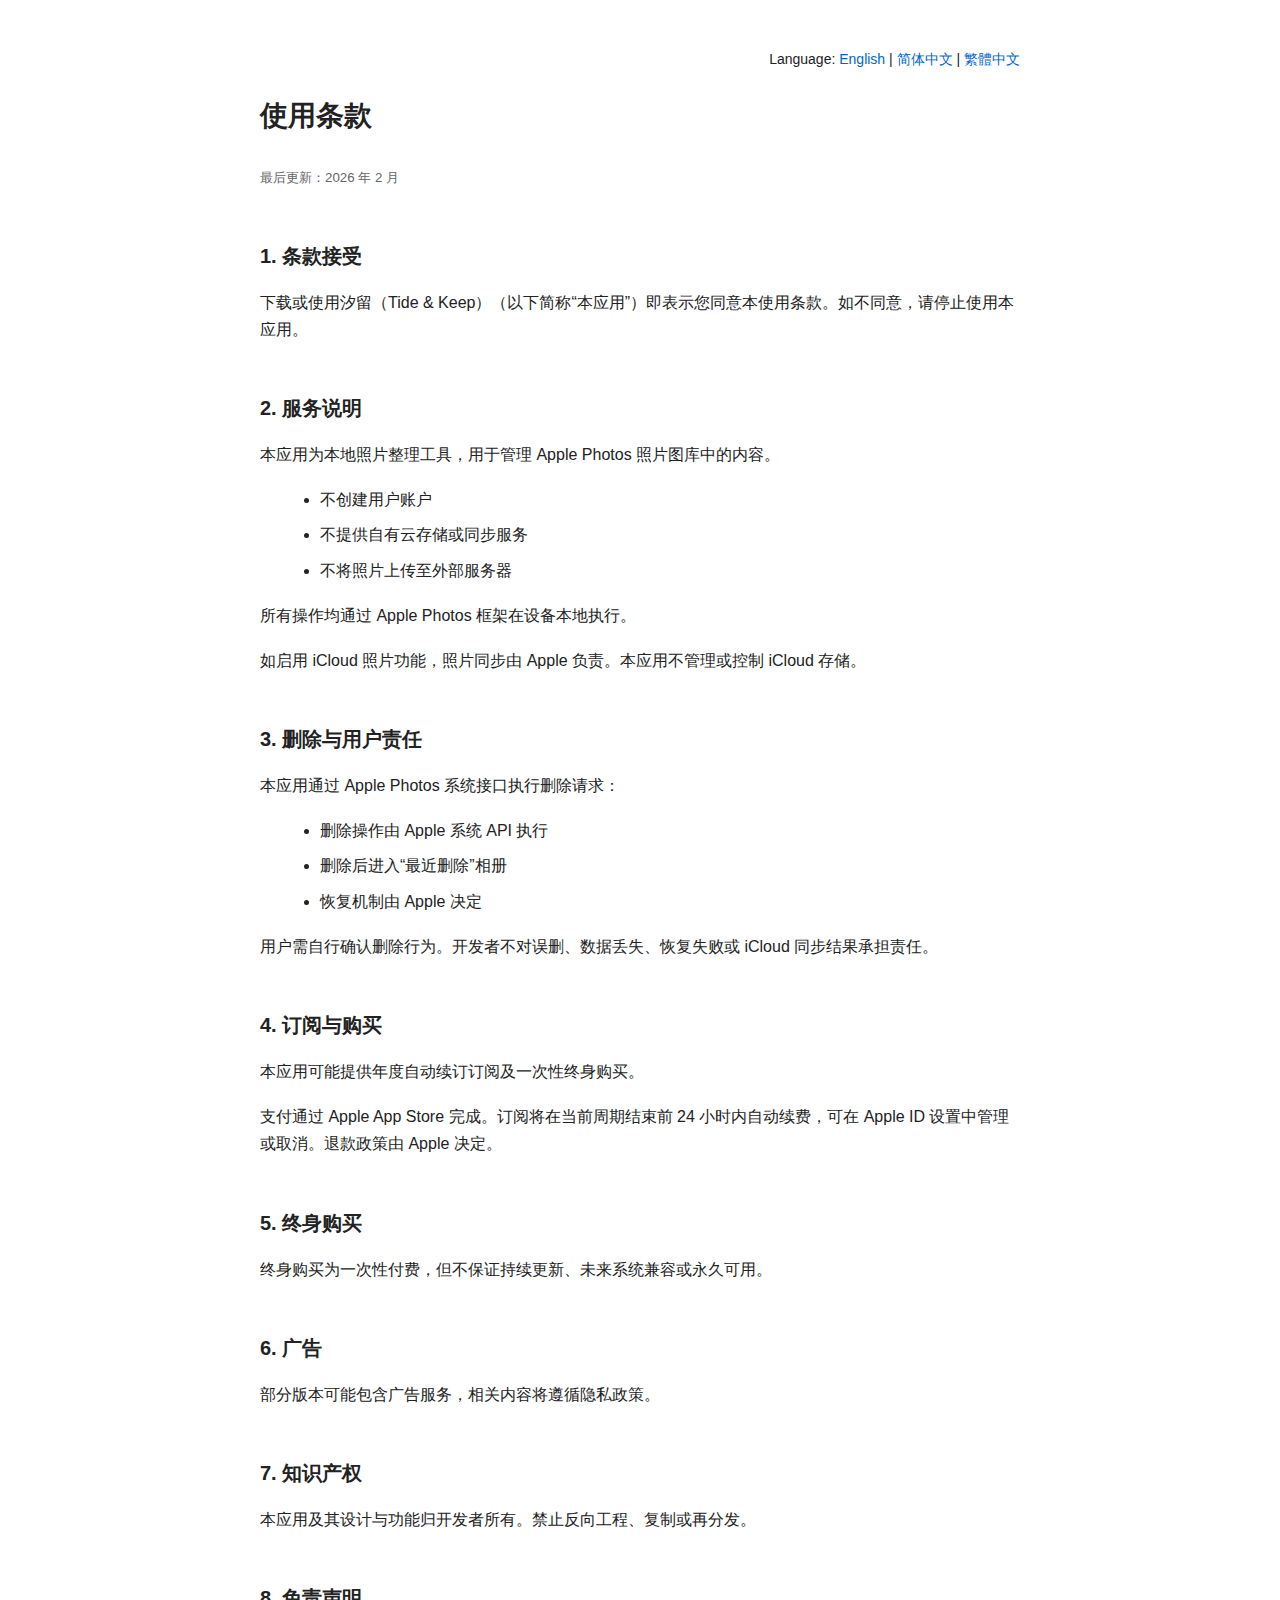
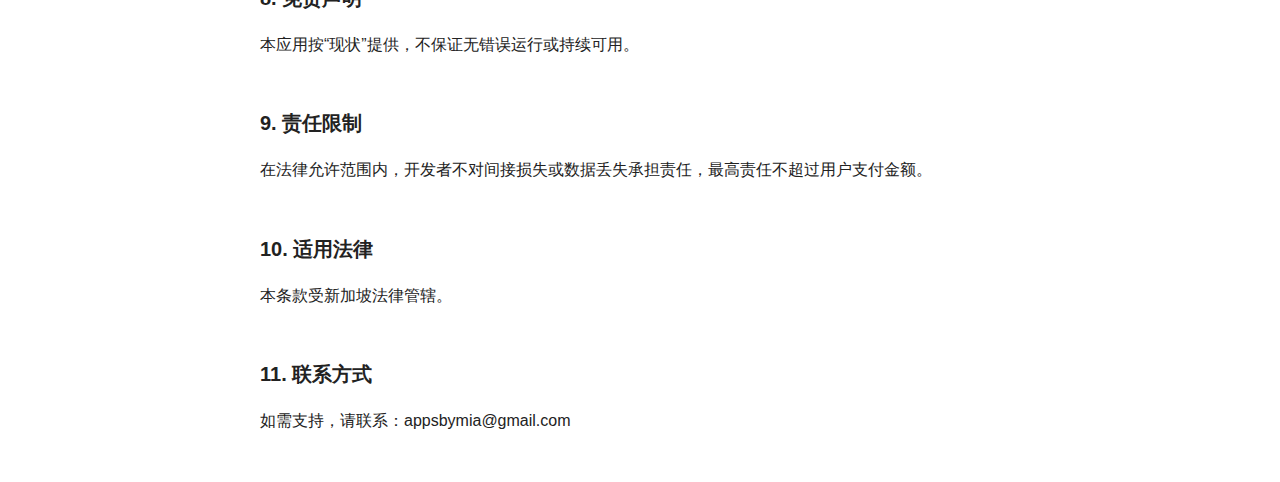
<file: tide-keep/terms/zh-hans.html>
<!DOCTYPE html>
<html lang="zh-Hans">

<head>
  <meta charset="UTF-8">
  <meta name="viewport" content="width=device-width, initial-scale=1.0">
  <title>Terms of Use - Tide & Keep</title>
  <link rel="stylesheet" href="../assets/shared.css">
</head>

<body>

  <div class="lang-switch">
    Language:
    <a href="index.html">English</a> |
    <a href="zh-hans.html">简体中文</a> |
    <a href="zh-hant.html">繁體中文</a>
  </div>

  <h1>使用条款</h1>
  <p><small>最后更新：2026 年 2 月</small></p>

  <h2>1. 条款接受</h2>
  <p>下载或使用汐留（Tide & Keep）（以下简称“本应用”）即表示您同意本使用条款。如不同意，请停止使用本应用。</p>

  <h2>2. 服务说明</h2>
  <p>本应用为本地照片整理工具，用于管理 Apple Photos 照片图库中的内容。</p>
  <ul>
    <li>不创建用户账户</li>
    <li>不提供自有云存储或同步服务</li>
    <li>不将照片上传至外部服务器</li>
  </ul>
  <p>所有操作均通过 Apple Photos 框架在设备本地执行。</p>
  <p>如启用 iCloud 照片功能，照片同步由 Apple 负责。本应用不管理或控制 iCloud 存储。</p>

  <h2>3. 删除与用户责任</h2>
  <p>本应用通过 Apple Photos 系统接口执行删除请求：</p>
  <ul>
    <li>删除操作由 Apple 系统 API 执行</li>
    <li>删除后进入“最近删除”相册</li>
    <li>恢复机制由 Apple 决定</li>
  </ul>
  <p>用户需自行确认删除行为。开发者不对误删、数据丢失、恢复失败或 iCloud 同步结果承担责任。</p>

  <h2>4. 订阅与购买</h2>
  <p>本应用可能提供年度自动续订订阅及一次性终身购买。</p>
  <p>支付通过 Apple App Store 完成。订阅将在当前周期结束前 24 小时内自动续费，可在 Apple ID 设置中管理或取消。退款政策由 Apple 决定。</p>

  <h2>5. 终身购买</h2>
  <p>终身购买为一次性付费，但不保证持续更新、未来系统兼容或永久可用。</p>

  <h2>6. 广告</h2>
  <p>部分版本可能包含广告服务，相关内容将遵循隐私政策。</p>

  <h2>7. 知识产权</h2>
  <p>本应用及其设计与功能归开发者所有。禁止反向工程、复制或再分发。</p>

  <h2>8. 免责声明</h2>
  <p>本应用按“现状”提供，不保证无错误运行或持续可用。</p>

  <h2>9. 责任限制</h2>
  <p>在法律允许范围内，开发者不对间接损失或数据丢失承担责任，最高责任不超过用户支付金额。</p>

  <h2>10. 适用法律</h2>
  <p>本条款受新加坡法律管辖。</p>

  <h2>11. 联系方式</h2>
  <p>如需支持，请联系：appsbymia@gmail.com</p>

</body>

</html>
</file>
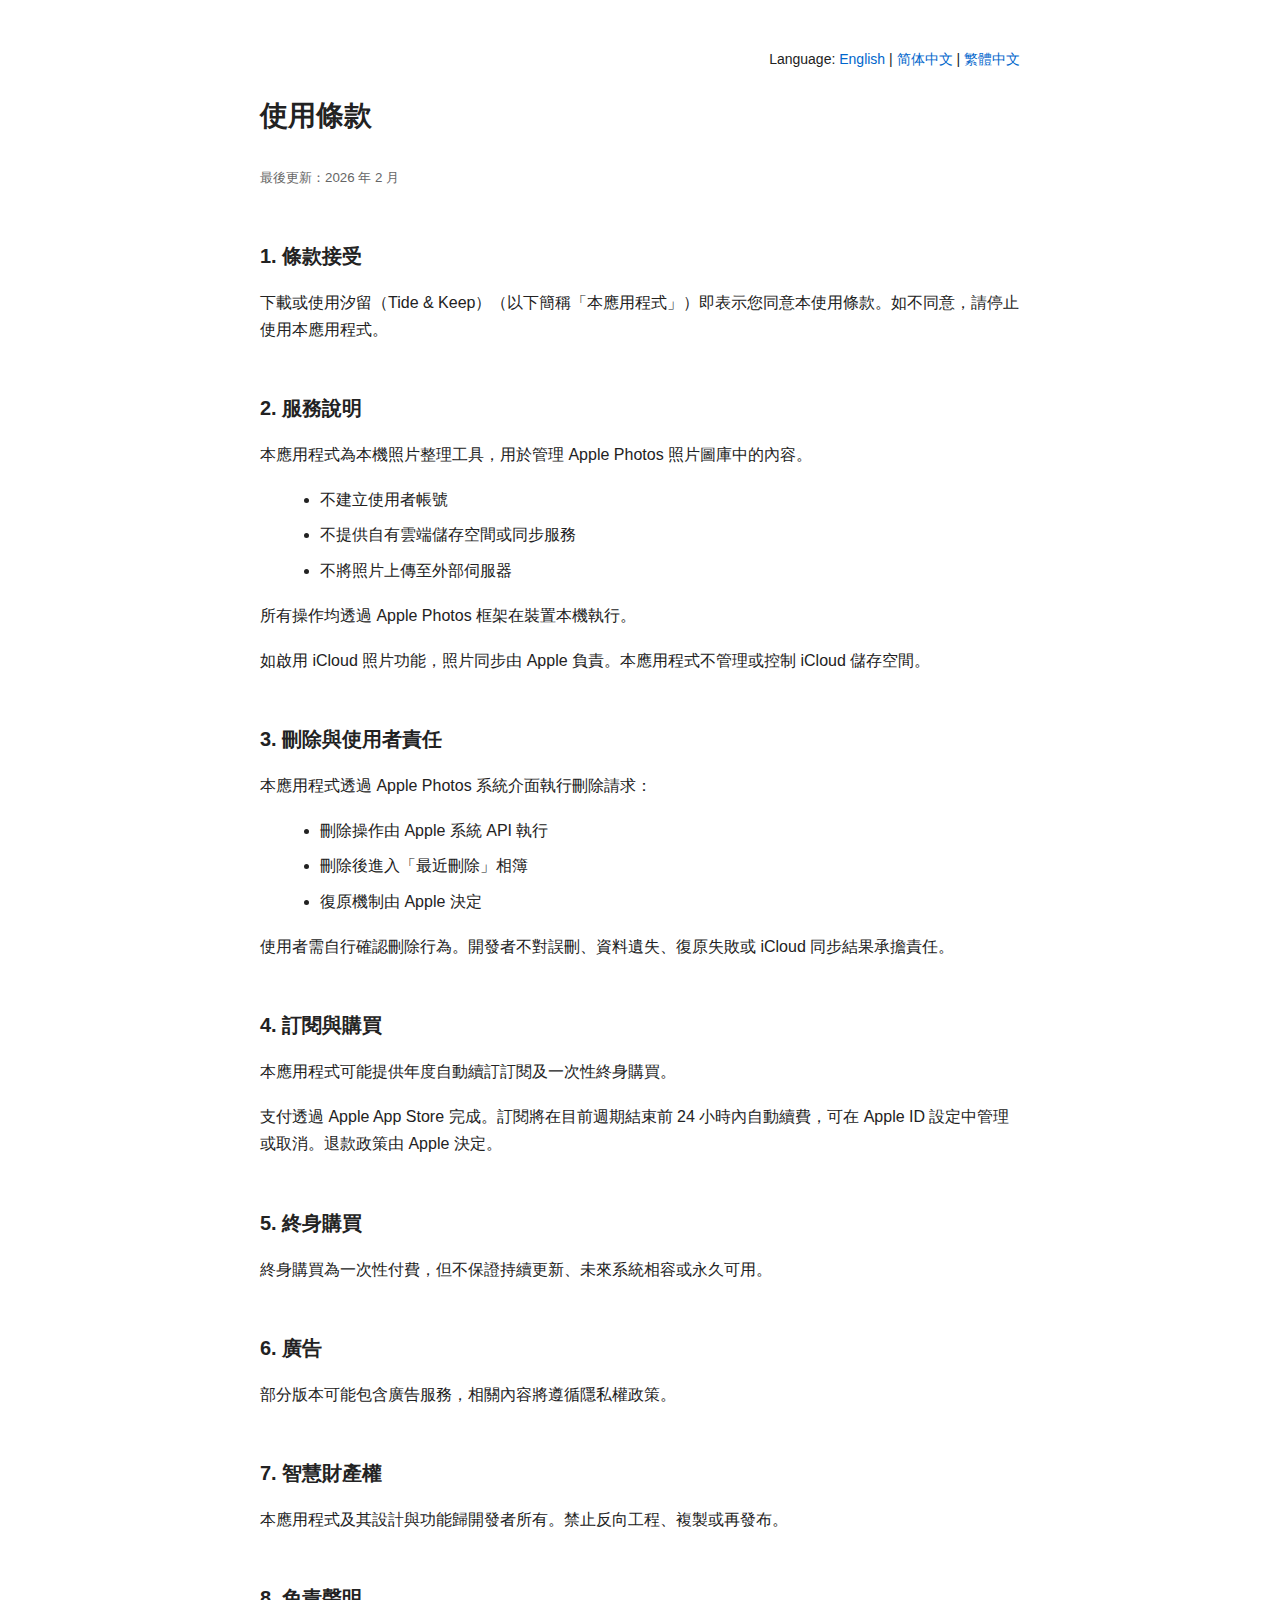
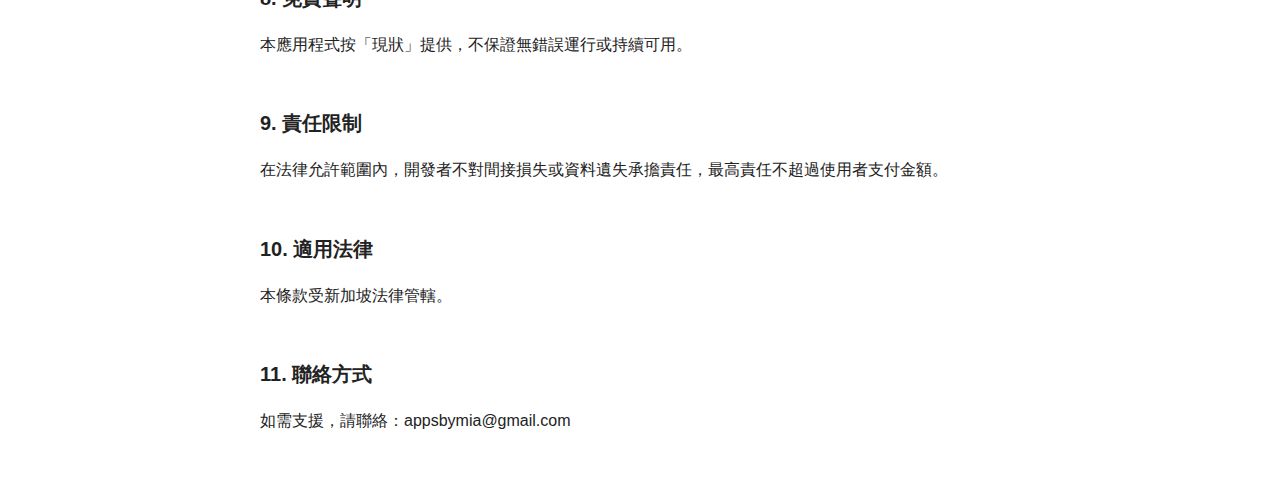
<file: tide-keep/terms/zh-hant.html>
<!DOCTYPE html>
<html lang="zh-Hant">

<head>
  <meta charset="UTF-8">
  <meta name="viewport" content="width=device-width, initial-scale=1.0">
  <title>Terms of Use - Tide & Keep</title>
  <link rel="stylesheet" href="../assets/shared.css">
</head>

<body>

  <div class="lang-switch">
    Language:
    <a href="index.html">English</a> |
    <a href="zh-hans.html">简体中文</a> |
    <a href="zh-hant.html">繁體中文</a>
  </div>

  <h1>使用條款</h1>
  <p><small>最後更新：2026 年 2 月</small></p>

  <h2>1. 條款接受</h2>
  <p>下載或使用汐留（Tide & Keep）（以下簡稱「本應用程式」）即表示您同意本使用條款。如不同意，請停止使用本應用程式。</p>

  <h2>2. 服務說明</h2>
  <p>本應用程式為本機照片整理工具，用於管理 Apple Photos 照片圖庫中的內容。</p>
  <ul>
    <li>不建立使用者帳號</li>
    <li>不提供自有雲端儲存空間或同步服務</li>
    <li>不將照片上傳至外部伺服器</li>
  </ul>
  <p>所有操作均透過 Apple Photos 框架在裝置本機執行。</p>
  <p>如啟用 iCloud 照片功能，照片同步由 Apple 負責。本應用程式不管理或控制 iCloud 儲存空間。</p>

  <h2>3. 刪除與使用者責任</h2>
  <p>本應用程式透過 Apple Photos 系統介面執行刪除請求：</p>
  <ul>
    <li>刪除操作由 Apple 系統 API 執行</li>
    <li>刪除後進入「最近刪除」相簿</li>
    <li>復原機制由 Apple 決定</li>
  </ul>
  <p>使用者需自行確認刪除行為。開發者不對誤刪、資料遺失、復原失敗或 iCloud 同步結果承擔責任。</p>

  <h2>4. 訂閱與購買</h2>
  <p>本應用程式可能提供年度自動續訂訂閱及一次性終身購買。</p>
  <p>支付透過 Apple App Store 完成。訂閱將在目前週期結束前 24 小時內自動續費，可在 Apple ID 設定中管理或取消。退款政策由 Apple 決定。</p>

  <h2>5. 終身購買</h2>
  <p>終身購買為一次性付費，但不保證持續更新、未來系統相容或永久可用。</p>

  <h2>6. 廣告</h2>
  <p>部分版本可能包含廣告服務，相關內容將遵循隱私權政策。</p>

  <h2>7. 智慧財產權</h2>
  <p>本應用程式及其設計與功能歸開發者所有。禁止反向工程、複製或再發布。</p>

  <h2>8. 免責聲明</h2>
  <p>本應用程式按「現狀」提供，不保證無錯誤運行或持續可用。</p>

  <h2>9. 責任限制</h2>
  <p>在法律允許範圍內，開發者不對間接損失或資料遺失承擔責任，最高責任不超過使用者支付金額。</p>

  <h2>10. 適用法律</h2>
  <p>本條款受新加坡法律管轄。</p>

  <h2>11. 聯絡方式</h2>
  <p>如需支援，請聯絡：appsbymia@gmail.com</p>

</body>

</html>
</file>
<file: tide-keep/assets/shared.css>
/* Base Layout */
body {
  max-width: 760px;
  margin: 48px auto;
  padding: 0 20px;
  font-family: -apple-system, BlinkMacSystemFont, "Segoe UI", Roboto, sans-serif;
  line-height: 1.7;
  color: #222;
  background-color: #fff;
}

/* Headings */
h1 {
  font-size: 28px;
  margin-top: 0;
  margin-bottom: 24px;
}

h2 {
  font-size: 20px;
  margin-top: 48px;
  margin-bottom: 16px;
}

h3 {
  font-size: 16px;
  margin-top: 32px;
  margin-bottom: 12px;
}

/* Paragraphs */
p {
  margin: 0 0 18px 0;
}

/* Lists */
ul {
  margin: 0 0 18px 20px;
}

li {
  margin-bottom: 8px;
}

/* Small text */
small {
  color: #666;
}

/* Links */
a {
  color: #0066cc;
  text-decoration: none;
}

a:hover {
  text-decoration: underline;
}

/* Language switch */
.lang-switch {
  text-align: right;
  font-size: 14px;
  margin-bottom: 20px;
}
</file>
